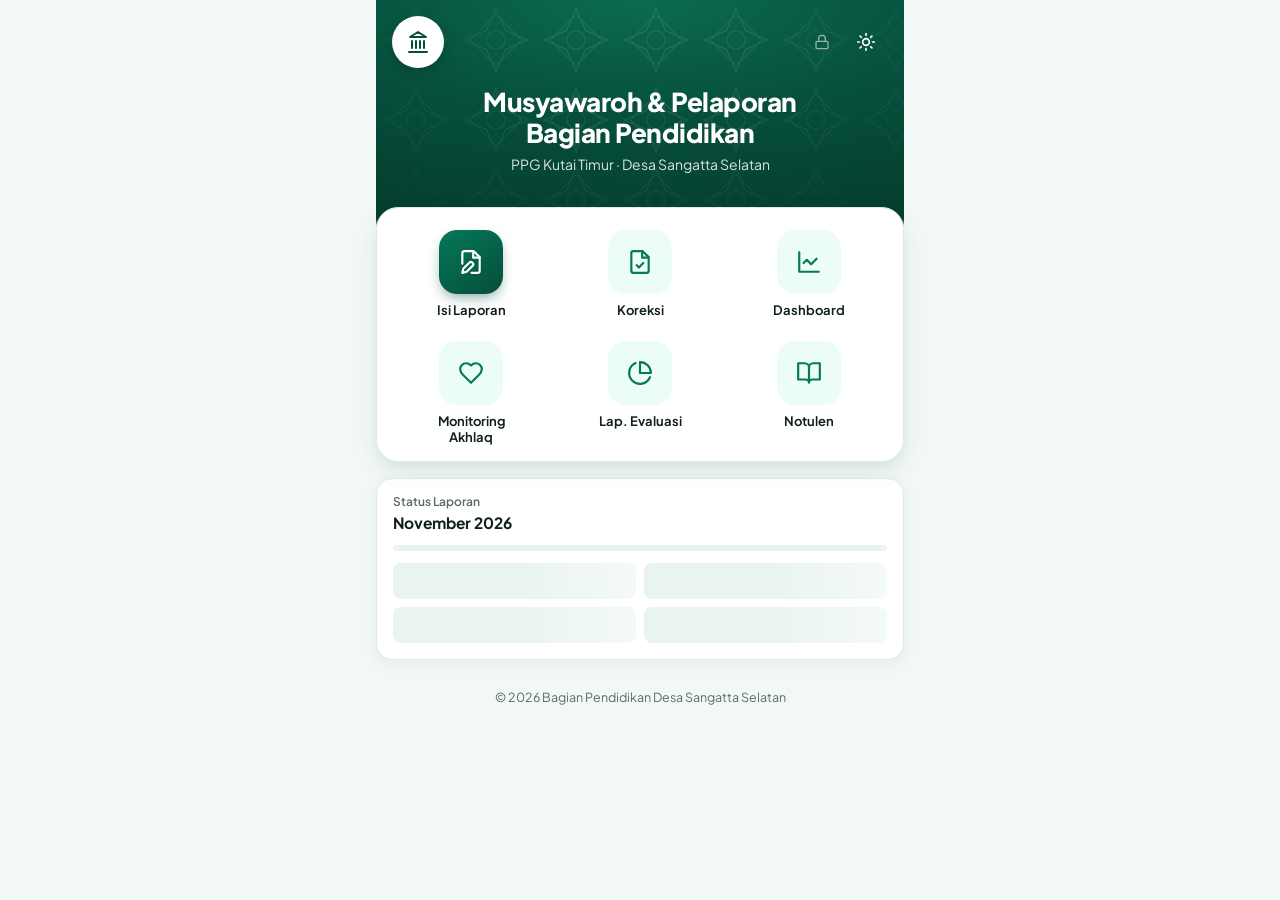
<file: index.html>
<!doctype html>
<html lang="id">
<head>
  <meta charset="utf-8">
  <meta name="viewport" content="width=device-width, initial-scale=1, viewport-fit=cover">
  <title>Laporan &amp; Evaluasi PPG Desa Sangatta Selatan</title>
  <meta name="description" content="Pelaporan bulanan, notulen, dan daftar hadir musyawaroh Bagian Pendidikan Desa Sangatta Selatan.">
  <meta name="theme-color" content="#064E3B">
  <!-- PWA: bisa diinstal di HP & laptop (v1.6) -->
  <link rel="manifest" href="manifest.webmanifest">
  <link rel="icon" type="image/png" sizes="32x32" href="icons/favicon-32.png">
  <link rel="apple-touch-icon" href="icons/apple-touch-icon.png">
  <meta name="mobile-web-app-capable" content="yes">
  <meta name="apple-mobile-web-app-capable" content="yes">
  <meta name="apple-mobile-web-app-title" content="PPG Desa SS">
  <meta name="apple-mobile-web-app-status-bar-style" content="black-translucent">

  <!-- Koneksi awal ke server agar permintaan pertama lebih cepat -->
  <link rel="preconnect" href="https://script.google.com">
  <link rel="preconnect" href="https://script.googleusercontent.com" crossorigin>
  <link rel="preconnect" href="https://fonts.googleapis.com">
  <link rel="preconnect" href="https://fonts.gstatic.com" crossorigin>
  <link rel="preconnect" href="https://cdnjs.cloudflare.com" crossorigin>
  <!-- Font dimuat tanpa memblok tampilan pertama (Prinsip 9) -->
  <link rel="preload" as="style" href="https://fonts.googleapis.com/css2?family=Plus+Jakarta+Sans:wght@400;500;600;700;800&display=swap">
  <link rel="stylesheet" href="https://fonts.googleapis.com/css2?family=Plus+Jakarta+Sans:wght@400;500;600;700;800&display=swap" media="print" onload="this.media='all'">
  <link rel="stylesheet" href="assets/css/style.css?v=1.7.3">

  <!-- Terapkan tema sebelum halaman digambar (tanpa kedipan) -->
  <script>
    (function () {
      try {
        var dark = localStorage.getItem('mp_theme') === 'dark';
        document.documentElement.setAttribute('data-theme', dark ? 'dark' : 'light');
        var bc = localStorage.getItem('mp_brand_css');   // warna utama pilihan admin (v1.4)
        if (bc) { var st = document.createElement('style'); st.id = 'brand-css'; st.textContent = bc; document.head.appendChild(st); }
      } catch (e) { document.documentElement.setAttribute('data-theme', 'light'); }
    })();
  </script>
</head>
<body>
  <div id="app">
    <div id="view" class="view">
      <div class="boot">
        <div class="boot-mark"></div>
        <div class="boot-text">Memuat aplikasi…</div>
      </div>
    </div>
  </div>
  <div id="toasts" aria-live="polite"></div>
  <div id="layer"></div>

  <noscript>
    <p style="padding:24px;font-family:sans-serif">Aplikasi ini membutuhkan JavaScript. Aktifkan JavaScript di browser Anda.</p>
  </noscript>

  <script src="config.js?v=1.7.3"></script>
  <script src="assets/js/core.js?v=1.7.3" defer></script>
  <script src="assets/js/schema.js?v=1.7.3" defer></script>
  <script src="assets/js/pdf.js?v=1.7.3" defer></script>
  <script src="assets/js/form.js?v=1.7.3" defer></script>
  <script src="assets/js/dash.js?v=1.7.3" defer></script>
  <script src="assets/js/public.js?v=1.7.3" defer></script>
  <script src="assets/js/notulen.js?v=1.7.3" defer></script>
  <script src="assets/js/monitoring.js?v=1.7.3" defer></script>
  <!-- Modul admin (admin, hadir, musyawaroh, pengaturan) dimuat otomatis saat #/admin dibuka -->
  <script src="assets/js/app.js?v=1.7.3" defer></script>
  <script src="pwa.js" defer></script>
</body>
</html>
</file>
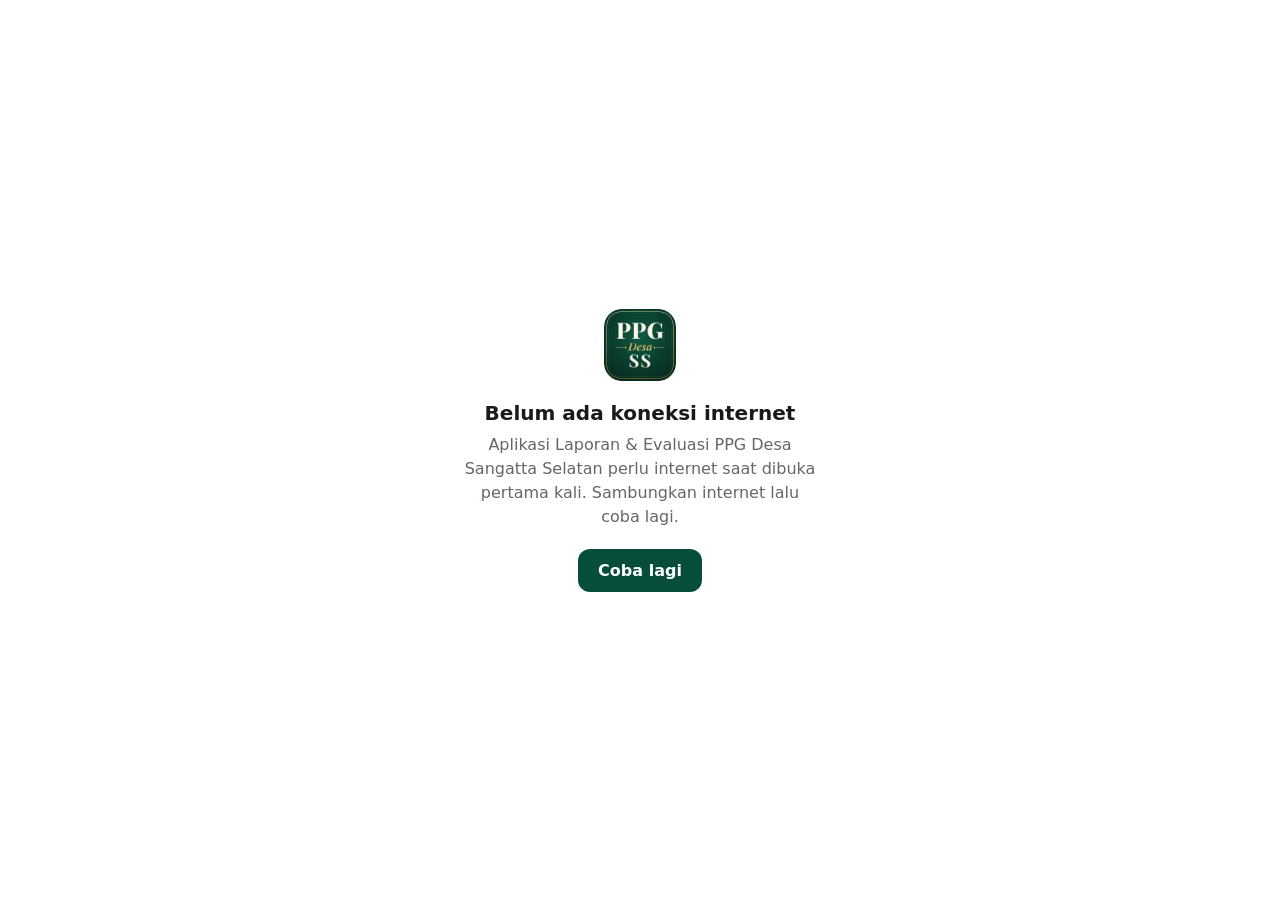
<file: offline.html>
<!DOCTYPE html>
<html lang="id">
<head>
  <meta charset="UTF-8">
  <meta name="viewport" content="width=device-width, initial-scale=1">
  <meta name="theme-color" content="#064E3B">
  <title>Sedang offline</title>
  <style>
    body { margin: 0; min-height: 100vh; display: grid; place-items: center; font-family: system-ui, sans-serif; background: #fff; color: #1c1917; text-align: center; padding: 24px; box-sizing: border-box; }
    .box { max-width: 360px; } h1 { font-size: 20px; margin: 16px 0 8px; } p { color: #6b6461; margin: 0 0 20px; line-height: 1.5; }
    button { font: inherit; font-weight: 700; padding: 12px 20px; border-radius: 12px; border: 0; background: #064E3B; color: #fff; cursor: pointer; }
    img { width: 72px; height: 72px; border-radius: 18px; }
  </style>
</head>
<body>
  <div class="box">
    <img src="icons/icon-192.png" alt="">
    <h1>Belum ada koneksi internet</h1>
    <p>Aplikasi Laporan & Evaluasi PPG Desa Sangatta Selatan perlu internet saat dibuka pertama kali. Sambungkan internet lalu coba lagi.</p>
    <button type="button" onclick="location.reload()">Coba lagi</button>
  </div>
</body>
</html>
</file>
<file: assets/css/style.css>
/* ==========================================================================
   Musyawaroh & Pelaporan Bagian Pendidikan — Stylesheet
   Sistem desain "Majlis Murabaa" (lihat DESIGN.md)
   ========================================================================== */

/* ---------- Token ---------- */
:root {
  /* warna merek (sama di tema terang & gelap) — diganti App.brand bila admin memilih warna lain */
  --b-deep: #064E3B; --b-mid: #047857; --b-mid2: #059669; --b-press: #065F46; --b-light: #0B6B4F; --b-dark: #053F30; --b-soft: #6EE7B7; --b-rgb: 6, 78, 59;
  --primary: #047857;
  --primary-press: #065F46;
  --primary-deep: #064E3B;
  --link: #047857;
  --on-primary: #ffffff;
  --tint: #ECFDF5;
  --tint-2: #D1FAE5;
  --gold: #C9A227;
  --gold-soft: #FDE68A;

  --bg: #F2F8F5;
  --surface: #FFFFFF;
  --surface-2: #F4FAF7;
  --surface-3: #E9F4EE;
  --border: #E2E8E5;
  --border-strong: #CFDAD4;
  --text: #0F1F1A;
  --muted: #5B6B65;
  --faint: #8A9993;

  --ok-bg: #D1FAE5;  --ok-fg: #065F46;
  --warn-bg: #FEF3C7; --warn-fg: #92400E; --warn-line: #FCD34D;
  --err: #BA1A1A;    --err-bg: #FFE4E1;

  --shadow: 0 4px 16px rgba(var(--b-rgb), .06);
  --shadow-up: 0 10px 24px -2px rgba(var(--b-rgb), .10), 0 4px 8px -2px rgba(var(--b-rgb), .05);
  --ring: 0 0 0 3px rgba(4, 120, 87, .16);

  --r-sm: 8px; --r-md: 12px; --r-lg: 16px; --r-xl: 24px;
  --sidebar: 256px;
  --font: 'Plus Jakarta Sans', system-ui, -apple-system, 'Segoe UI', Roboto, sans-serif;
  color-scheme: light;
}

:root[data-theme="dark"] {
  --primary: #059669;
  --primary-press: #047857;
  --primary-deep: #06382B;
  --link: #6EE7B7;
  --tint: #12302A;
  --tint-2: #17443A;
  --gold: #E0BC4A;
  --gold-soft: #5A4610;

  --bg: #0C1613;
  --surface: #13201C;
  --surface-2: #182823;
  --surface-3: #1D312A;
  --border: #263832;
  --border-strong: #34493F;
  --text: #E3F5ED;
  --muted: #9DB3AA;
  --faint: #6F857C;

  --ok-bg: #134E3A;  --ok-fg: #A7F3D0;
  --warn-bg: #46330C; --warn-fg: #FCD34D; --warn-line: #8A6A1A;
  --err: #FF8A80;    --err-bg: #3B1716;

  --shadow: 0 4px 16px rgba(0, 0, 0, .28);
  --shadow-up: 0 12px 28px -4px rgba(0, 0, 0, .45);
  --ring: 0 0 0 3px rgba(52, 211, 153, .25);
  color-scheme: dark;
}

/* ---------- Dasar ---------- */
*, *::before, *::after { box-sizing: border-box; }
html { -webkit-text-size-adjust: 100%; }
body {
  margin: 0; font-family: var(--font); font-size: 15px; line-height: 1.5;
  color: var(--text); background: var(--bg);
  -webkit-font-smoothing: antialiased; -webkit-tap-highlight-color: transparent;
}
h1, h2, h3, h4 { margin: 0; line-height: 1.25; letter-spacing: -.01em; }
p { margin: 0; }
a { color: var(--link); text-decoration: none; }
button, input, select, textarea { font: inherit; color: inherit; }
button { cursor: pointer; }
img { max-width: 100%; display: block; }
.num, .tnum { font-variant-numeric: tabular-nums; font-feature-settings: "tnum" 1; }
.hidden { display: none !important; }
.sr { position: absolute; width: 1px; height: 1px; overflow: hidden; clip: rect(0 0 0 0); }
:focus-visible { outline: 2px solid var(--primary); outline-offset: 2px; }
.ico { width: 20px; height: 20px; flex: none; stroke: currentColor; fill: none; stroke-width: 2; stroke-linecap: round; stroke-linejoin: round; }
.ico.sm { width: 16px; height: 16px; }
.ico.lg { width: 24px; height: 24px; }
.muted { color: var(--muted); }
.faint { color: var(--faint); }
.gap-sm > * + * { margin-top: 8px; }
.stack > * + * { margin-top: 16px; }
.stack-lg > * + * { margin-top: 24px; }
.row { display: flex; align-items: center; gap: 12px; }
.row.wrap { flex-wrap: wrap; }
.row.between { justify-content: space-between; }
.grow { flex: 1; min-width: 0; }
.ellipsis { white-space: nowrap; overflow: hidden; text-overflow: ellipsis; }

/* ---------- Boot ---------- */
.boot { min-height: 100vh; display: grid; place-content: center; justify-items: center; gap: 14px; color: var(--muted); }
.boot-mark { width: 44px; height: 44px; border-radius: 14px; background: var(--primary-deep); position: relative; overflow: hidden; }
.boot-mark::after { content: ""; position: absolute; inset: 0; background: linear-gradient(110deg, transparent 30%, rgba(255,255,255,.35) 50%, transparent 70%); animation: shimmer 1.1s infinite; }
@keyframes shimmer { from { transform: translateX(-100%); } to { transform: translateX(100%); } }

/* ---------- Tampilan halaman ---------- */
.view { min-height: 100vh; }
.page { animation: pageIn .16s ease-out; }
@keyframes pageIn { from { opacity: 0; transform: translateY(4px); } to { opacity: 1; transform: none; } }
@media (prefers-reduced-motion: reduce) { .page, .toast, .modal, .sheet { animation: none !important; } }

.pub { max-width: 560px; margin: 0 auto; padding: 0 16px 120px; }
@media (max-width: 359px) { .pub { padding: 0 12px 120px; } }

/* ---------- Bar atas halaman publik ---------- */
.topbar {
  position: sticky; top: 0; z-index: 20; display: flex; align-items: center; gap: 8px;
  padding: 10px 4px; margin: 0 -4px 8px; background: color-mix(in srgb, var(--bg) 88%, transparent);
  backdrop-filter: saturate(160%) blur(10px); -webkit-backdrop-filter: saturate(160%) blur(10px);
}
.topbar .title { flex: 1; min-width: 0; }
.topbar .title h1 { font-size: 18px; font-weight: 700; white-space: nowrap; overflow: hidden; text-overflow: ellipsis; }
.topbar .title p { font-size: 12px; color: var(--muted); }

/* ---------- Tombol ---------- */
.btn {
  display: inline-flex; align-items: center; justify-content: center; gap: 8px;
  min-height: 48px; padding: 0 18px; border-radius: var(--r-md); border: 1.5px solid transparent;
  font-weight: 650; font-size: 15px; letter-spacing: .005em; white-space: nowrap;
  background: var(--surface); color: var(--text); transition: background .12s, border-color .12s, transform .06s, opacity .12s;
  user-select: none; -webkit-user-select: none; text-decoration: none;
}
.btn:active { transform: scale(.98); }
.btn[disabled] { opacity: .5; pointer-events: none; }
.btn-primary { background: var(--primary); color: var(--on-primary); }
.btn-primary:hover { background: var(--primary-press); }
.btn-deep { background: var(--primary-deep); color: #fff; }
.btn-outline { border-color: var(--primary); color: var(--link); background: transparent; }
.btn-outline:hover { background: var(--tint); }
.btn-ghost { background: transparent; color: var(--link); }
.btn-ghost:hover { background: var(--tint); }
.btn-soft { background: var(--surface-2); border-color: var(--border); }
.btn-soft:hover { background: var(--surface-3); }
.btn-danger { background: transparent; color: var(--err); border-color: color-mix(in srgb, var(--err) 45%, transparent); }
.btn-danger:hover { background: var(--err-bg); }
.btn-danger-solid { background: var(--err); color: #fff; }
.btn-sm { min-height: 40px; padding: 0 14px; font-size: 14px; border-radius: 10px; }
.btn-xs { min-height: 32px; padding: 0 10px; font-size: 13px; border-radius: 8px; gap: 6px; }
.btn-block { width: 100%; }
.btn.busy { position: relative; color: transparent !important; pointer-events: none; }
.btn.busy::after { content: ""; position: absolute; width: 18px; height: 18px; border-radius: 50%; border: 2.5px solid currentColor; border-color: rgba(255,255,255,.9) rgba(255,255,255,.9) rgba(255,255,255,.25) rgba(255,255,255,.25); animation: spin .7s linear infinite; }
.btn-outline.busy::after, .btn-soft.busy::after, .btn-ghost.busy::after, .btn-danger.busy::after { border-color: var(--primary) var(--primary) transparent transparent; }
@keyframes spin { to { transform: rotate(360deg); } }
.icon-btn {
  width: 44px; height: 44px; flex: none; display: inline-grid; place-items: center; border-radius: 12px;
  border: 0; background: transparent; color: var(--text); transition: background .12s;
}
.icon-btn:hover { background: var(--surface-3); }
.icon-btn.round { border-radius: 50%; }
.icon-btn.light { color: #fff; }
.icon-btn.light:hover { background: rgba(255,255,255,.12); }
.icon-btn.solid { background: var(--surface); box-shadow: var(--shadow); border: 1px solid var(--border); }

/* ---------- Kartu ---------- */
.card { background: var(--surface); border: 1px solid var(--border); border-radius: var(--r-lg); box-shadow: var(--shadow); padding: 16px; }
.card.lg { padding: 24px; }
.card.flat { box-shadow: none; }
.card.accent { border-left: 3px solid var(--primary); }
.card-title { display: flex; align-items: center; gap: 10px; font-size: 16px; font-weight: 700; }
.card-sub { font-size: 13px; color: var(--muted); margin-top: 2px; }
.card-head { display: flex; align-items: flex-start; justify-content: space-between; gap: 12px; margin-bottom: 14px; }
.section-label { font-size: 11px; font-weight: 700; letter-spacing: .08em; text-transform: uppercase; color: var(--muted); }
.ico-tile { width: 44px; height: 44px; border-radius: 12px; display: grid; place-items: center; background: var(--tint); color: var(--link); flex: none; }
.ico-tile.sm { width: 36px; height: 36px; border-radius: 10px; }
.divider { height: 1px; background: var(--border); margin: 16px 0; border: 0; }

/* ---------- Lencana & chip ---------- */
.badge {
  display: inline-flex; align-items: center; gap: 6px; padding: 4px 10px; border-radius: 999px;
  font-size: 12px; font-weight: 650; letter-spacing: .02em; white-space: nowrap; line-height: 1.3;
  background: var(--surface-3); color: var(--muted);
}
.badge.ok { background: var(--ok-bg); color: var(--ok-fg); }
.badge.warn { background: var(--warn-bg); color: var(--warn-fg); }
.badge.err { background: var(--err-bg); color: var(--err); }
.badge.gold { background: transparent; color: var(--gold); border: 1px solid color-mix(in srgb, var(--gold) 55%, transparent); }
.badge.deep { background: rgba(255,255,255,.14); color: #fff; }
.badge .dot { width: 6px; height: 6px; border-radius: 50%; background: currentColor; }
.chips { display: flex; gap: 8px; flex-wrap: wrap; }
.chip {
  min-height: 36px; padding: 0 14px; border-radius: 999px; border: 1px solid var(--border);
  background: var(--surface); color: var(--muted); font-weight: 600; font-size: 13px; display: inline-flex; align-items: center; gap: 6px;
}
.chip.on { background: var(--primary); border-color: var(--primary); color: #fff; }
.chip .n { opacity: .8; font-variant-numeric: tabular-nums; }

/* ---------- Formulir ---------- */
.field { display: block; }
.field + .field, .field + .fields, .fields + .field, .fields + .fields { margin-top: 18px; }
.field > label, .label { display: block; font-size: 13px; font-weight: 650; margin-bottom: 6px; letter-spacing: .01em; }
.req { color: var(--err); }
.input, .select, .textarea {
  width: 100%; min-height: 48px; padding: 12px 14px; border: 1px solid var(--border); border-radius: var(--r-sm);
  background: var(--surface); outline: none; transition: border-color .12s, box-shadow .12s; font-size: 16px;
}
.input.tinted, .select.tinted { background: var(--surface-2); }
.textarea { min-height: 84px; resize: vertical; line-height: 1.45; }
.input:focus, .select:focus, .textarea:focus { border-color: var(--primary); box-shadow: var(--ring); }
.select { appearance: none; -webkit-appearance: none; padding-right: 40px; background-image: url("data:image/svg+xml,%3Csvg xmlns='http://www.w3.org/2000/svg' width='20' height='20' viewBox='0 0 24 24' fill='none' stroke='%235B6B65' stroke-width='2' stroke-linecap='round' stroke-linejoin='round'%3E%3Cpath d='m6 9 6 6 6-6'/%3E%3C/svg%3E"); background-repeat: no-repeat; background-position: right 12px center; }
.input-wrap { position: relative; display: flex; align-items: stretch; }
.input-wrap .input { padding-right: 76px; }
.suffix { position: absolute; right: 14px; top: 50%; transform: translateY(-50%); color: var(--muted); font-weight: 600; font-size: 14px; pointer-events: none; }
.input.big { font-size: 22px; font-weight: 700; font-variant-numeric: tabular-nums; }
.help { font-size: 12.5px; color: var(--muted); margin-top: 6px; display: flex; gap: 6px; align-items: flex-start; }
.err-msg { font-size: 12.5px; color: var(--err); margin-top: 6px; display: flex; gap: 6px; align-items: center; font-weight: 600; }
.field.invalid > label { color: var(--err); }
.field.invalid .input, .field.invalid .select, .field.invalid .textarea { border-color: var(--err); background: var(--err-bg); }
.fields { display: grid; grid-template-columns: 1fr 1fr; gap: 12px; }
.fields > .field + .field { margin-top: 0; }
.sub-panel { margin-top: 12px; padding: 14px; border-radius: var(--r-md); background: var(--surface-2); border: 1px solid var(--border); }

.seg { display: grid; grid-auto-flow: column; grid-auto-columns: 1fr; gap: 4px; padding: 4px; border-radius: 12px; background: var(--surface-3); }
.seg button { min-height: 44px; border: 0; border-radius: 9px; background: transparent; font-weight: 650; color: var(--muted); }
.seg button.on { background: var(--primary-deep); color: #fff; box-shadow: var(--shadow); }
:root[data-theme="dark"] .seg button.on { background: var(--primary); }
.field.invalid .seg { box-shadow: 0 0 0 1.5px var(--err); }

.radio-list { display: grid; gap: 8px; }
.radio-card {
  display: flex; gap: 12px; align-items: flex-start; padding: 14px; min-height: 56px; border-radius: var(--r-md);
  border: 1px solid var(--border); background: var(--surface); text-align: left; width: 100%;
}
.radio-card .dot { width: 20px; height: 20px; margin-top: 1px; border-radius: 50%; border: 1.5px solid var(--border-strong); flex: none; display: grid; place-items: center; background: var(--surface); }
.radio-card.on { background: var(--tint); border-color: color-mix(in srgb, var(--primary) 40%, var(--border)); }
.radio-card.on .dot { border-color: var(--primary); background: var(--primary); box-shadow: inset 0 0 0 4px var(--surface); }
.radio-card b { display: block; font-weight: 650; }
.radio-card small { color: var(--muted); font-size: 12.5px; }
.field.invalid .radio-card { border-color: var(--err); }

.check { display: inline-flex; align-items: center; gap: 10px; min-height: 44px; cursor: pointer; user-select: none; }
.check input { width: 20px; height: 20px; accent-color: var(--primary); margin: 0; }
.switch { position: relative; width: 44px; height: 26px; flex: none; }
.switch input { appearance: none; -webkit-appearance: none; width: 44px; height: 26px; border-radius: 999px; background: var(--border-strong); margin: 0; cursor: pointer; transition: background .15s; }
.switch input::after { content: ""; position: absolute; top: 3px; left: 3px; width: 20px; height: 20px; border-radius: 50%; background: #fff; transition: transform .15s; box-shadow: 0 1px 3px rgba(0,0,0,.25); }
.switch input:checked { background: var(--primary); }
.switch input:checked::after { transform: translateX(18px); }

/* ---------- Pemberitahuan ---------- */
.notice { display: flex; gap: 12px; padding: 14px; border-radius: var(--r-md); background: var(--tint); color: var(--ok-fg); font-size: 13.5px; align-items: flex-start; }
.notice.warn { background: var(--warn-bg); color: var(--warn-fg); border: 1px solid var(--warn-line); }
.notice.err { background: var(--err-bg); color: var(--err); }
.notice.info { background: var(--surface-2); color: var(--muted); border: 1px solid var(--border); }
.notice b { display: block; margin-bottom: 2px; }
.notice .btn { margin-top: 10px; }

/* ---------- Statistik ---------- */
.stats { display: grid; grid-template-columns: repeat(2, 1fr); gap: 12px; }
.stat { background: var(--surface); border: 1px solid var(--border); border-radius: var(--r-lg); padding: 14px; box-shadow: var(--shadow); }
.stat .lbl { font-size: 11px; font-weight: 700; letter-spacing: .06em; text-transform: uppercase; color: var(--muted); display: flex; align-items: center; justify-content: space-between; gap: 6px; }
.stat .val { font-size: 26px; font-weight: 800; letter-spacing: -.02em; font-variant-numeric: tabular-nums; margin-top: 6px; }
.stat .val small { font-size: 13px; font-weight: 600; color: var(--muted); margin-left: 4px; letter-spacing: 0; }
.stat .sub { font-size: 12px; color: var(--muted); margin-top: 2px; }
.stat-hero {
  position: relative; overflow: hidden; border-radius: var(--r-lg); padding: 20px; color: #fff;
  background: linear-gradient(135deg, var(--b-deep) 0%, var(--b-press) 60%, var(--b-mid) 100%); box-shadow: var(--shadow-up);
  border-top: 3px solid var(--gold);
}
.stat-hero .lbl { font-size: 12px; font-weight: 700; letter-spacing: .08em; text-transform: uppercase; opacity: .9; }
.stat-hero .val { font-size: 40px; font-weight: 800; letter-spacing: -.03em; font-variant-numeric: tabular-nums; margin-top: 8px; line-height: 1; }
.stat-hero .val small { font-size: 16px; font-weight: 600; opacity: .85; margin-left: 6px; }
.stat-hero .sub { font-size: 13px; opacity: .85; margin-top: 4px; }
.stat-hero .breakdown { margin-top: 14px; padding: 10px 12px; border-radius: 10px; background: rgba(255,255,255,.1); font-size: 13px; display: flex; flex-wrap: wrap; gap: 4px 12px; }
.stat-hero .breakdown b { font-variant-numeric: tabular-nums; }
.stat-hero::after { content: ""; position: absolute; right: -40px; bottom: -60px; width: 180px; height: 180px; border-radius: 50%; border: 22px solid rgba(255,255,255,.05); }

/* ---------- Daftar status ---------- */
.list { display: grid; }
.list-row { display: flex; align-items: center; gap: 12px; min-height: 60px; padding: 10px 12px; border-radius: 12px; }
.list-row + .list-row { margin-top: 4px; }
.list-row .ico-circle { width: 32px; height: 32px; border-radius: 50%; display: grid; place-items: center; flex: none; color: var(--link); }
.list-row.pending { background: var(--warn-bg); }
.list-row.pending .ico-circle { color: var(--warn-fg); }
.list-row.done { background: var(--surface-2); }
.list-row .t { font-weight: 650; }
.list-row .s { font-size: 12.5px; color: var(--muted); }
.list-row.pending .s { color: var(--warn-fg); }

/* ---------- Toast ---------- */
#toasts { position: fixed; z-index: 100; left: 50%; bottom: calc(16px + env(safe-area-inset-bottom)); transform: translateX(-50%); display: grid; gap: 8px; width: min(440px, calc(100% - 24px)); pointer-events: none; }
.has-bottombar #toasts { bottom: calc(92px + env(safe-area-inset-bottom)); }
.toast { pointer-events: auto; display: flex; align-items: center; gap: 10px; padding: 12px 14px; border-radius: 12px; background: #0F1F1A; color: #fff; box-shadow: var(--shadow-up); font-size: 14px; font-weight: 550; animation: toastIn .18s ease-out; }
.toast.ok .ico { color: #6EE7B7; }
.toast.err { background: #7F1D1D; }
.toast.warn .ico { color: #FCD34D; }
.toast .act { margin-left: auto; color: #6EE7B7; font-weight: 700; background: none; border: 0; padding: 4px; }
@keyframes toastIn { from { opacity: 0; transform: translateY(8px); } to { opacity: 1; transform: none; } }

/* ---------- Modal & lembar bawah ---------- */
.backdrop { position: fixed; inset: 0; z-index: 80; background: rgba(6, 30, 23, .45); display: flex; align-items: flex-end; justify-content: center; animation: fadeIn .14s; }
@media (min-width: 640px) { .backdrop { align-items: center; padding: 24px; } }
@keyframes fadeIn { from { opacity: 0; } }
.modal {
  width: 100%; max-width: 520px; max-height: 92vh; overflow: auto; background: var(--surface); border-radius: 20px 20px 0 0;
  box-shadow: var(--shadow-up); padding: 20px 20px calc(20px + env(safe-area-inset-bottom)); animation: sheetIn .2s cubic-bezier(.2,.8,.2,1);
}
.modal.wide { max-width: 720px; }
@media (min-width: 640px) { .modal { border-radius: 20px; animation: popIn .16s ease-out; } }
@keyframes sheetIn { from { transform: translateY(40px); opacity: 0; } }
@keyframes popIn { from { transform: scale(.97); opacity: 0; } }
.modal-head { display: flex; align-items: flex-start; gap: 12px; margin-bottom: 16px; }
.modal-head h3 { font-size: 18px; font-weight: 700; flex: 1; }
.modal-foot { display: flex; gap: 10px; margin-top: 20px; justify-content: flex-end; flex-wrap: wrap; }
.modal-foot .btn { flex: 1 1 auto; }
@media (min-width: 640px) { .modal-foot .btn { flex: 0 0 auto; } }
.grabber { width: 40px; height: 4px; border-radius: 4px; background: var(--border-strong); margin: -8px auto 12px; }
@media (min-width: 640px) { .grabber { display: none; } }

/* ---------- Overlay memuat (hanya untuk kirim laporan) ---------- */
.overlay { position: fixed; inset: 0; z-index: 90; display: grid; place-items: center; background: color-mix(in srgb, var(--bg) 75%, transparent); backdrop-filter: blur(4px); animation: fadeIn .15s; }
.overlay .box { background: var(--surface); border: 1px solid var(--border); border-radius: 18px; padding: 24px 28px; box-shadow: var(--shadow-up); display: grid; justify-items: center; gap: 12px; min-width: 240px; text-align: center; }
.spinner { width: 34px; height: 34px; border-radius: 50%; border: 3px solid var(--tint-2); border-top-color: var(--primary); animation: spin .7s linear infinite; }
.skeleton { background: linear-gradient(90deg, var(--surface-3) 25%, var(--surface-2) 50%, var(--surface-3) 75%); background-size: 200% 100%; animation: skel 1.2s infinite; border-radius: 8px; }
@keyframes skel { from { background-position: 200% 0; } to { background-position: -200% 0; } }

/* ==========================================================================
   BERANDA
   ========================================================================== */
.hero {
  position: relative; overflow: hidden; color: #fff; text-align: center;
  background: radial-gradient(120% 90% at 50% 0%, var(--b-light) 0%, var(--b-deep) 55%, var(--b-dark) 100%);
  padding: calc(16px + env(safe-area-inset-top)) 16px 72px; margin: 0 -16px;
}
@media (min-width: 592px) { .hero { margin: 0; border-radius: 0 0 28px 28px; } }
.hero .pattern { position: absolute; inset: 0; opacity: .09; pointer-events: none; background-image: url("data:image/svg+xml,%3Csvg xmlns='http://www.w3.org/2000/svg' width='80' height='80' viewBox='0 0 80 80'%3E%3Cg fill='none' stroke='%23fff' stroke-width='1.2'%3E%3Cpath d='M40 8l9.4 22.6L72 40l-22.6 9.4L40 72l-9.4-22.6L8 40l22.6-9.4z'/%3E%3Crect x='22' y='22' width='36' height='36' transform='rotate(45 40 40)'/%3E%3Ccircle cx='40' cy='40' r='9'/%3E%3C/g%3E%3C/svg%3E"); background-size: 80px 80px; mask-image: radial-gradient(70% 80% at 50% 30%, #000 30%, transparent 100%); -webkit-mask-image: radial-gradient(70% 80% at 50% 30%, #000 30%, transparent 100%); }
.hero .bar { position: relative; display: flex; justify-content: space-between; align-items: center; }
.hero .bar .right { display: flex; gap: 4px; align-items: center; }
.logo-circle { width: 52px; height: 52px; border-radius: 50%; background: #fff; display: grid; place-items: center; color: var(--primary-deep); overflow: hidden; flex: none; box-shadow: 0 4px 14px rgba(0,0,0,.18); }
.logo-circle img { width: 100%; height: 100%; object-fit: contain; padding: 5px; }
.logo-circle.sm { width: 40px; height: 40px; }
.hero h1 { position: relative; margin-top: 18px; font-size: 26px; font-weight: 800; letter-spacing: -.02em; line-height: 1.2; text-wrap: balance; }
.hero p { position: relative; margin-top: 6px; opacity: .85; font-size: 14px; }
.home-period { position: relative; margin-top: -44px; display: flex; align-items: center; gap: 12px; flex-wrap: wrap; }
.home-period .when { flex: 1; min-width: 150px; display: flex; gap: 12px; align-items: center; }
.home-period .when small { display: block; color: var(--muted); font-size: 12.5px; }
.home-period .when b { font-size: 16px; }
.tiles { display: grid; grid-template-columns: 1fr 1fr; gap: 12px; margin-top: 16px; }
.tile {
  position: relative; min-height: 158px; padding: 18px; border-radius: var(--r-lg); background: var(--surface);
  border: 1px solid var(--border); box-shadow: var(--shadow); text-align: left; display: flex; flex-direction: column; color: var(--text);
  transition: transform .08s, box-shadow .15s;
}
.tile:active { transform: scale(.985); }
.tile:hover { box-shadow: var(--shadow-up); }
.tile .ico-tile { width: 48px; height: 48px; border-radius: 50%; }
.tile .go { position: absolute; top: 22px; right: 18px; color: var(--muted); }
.tile h3 { margin-top: auto; font-size: 20px; font-weight: 750; letter-spacing: -.02em; }
.tile p { font-size: 13px; color: var(--muted); margin-top: 2px; }
.tile.primary { background: var(--primary); border-color: var(--primary); color: #fff; }
.tile.primary .ico-tile { background: rgba(255,255,255,.16); color: #fff; }
.tile.primary .go, .tile.primary p { color: rgba(255,255,255,.85); }
.home-foot { text-align: center; margin-top: 28px; }
.home-foot .admin-link { display: inline-flex; align-items: center; gap: 8px; min-height: 44px; padding: 0 14px; font-weight: 650; color: var(--link); border-radius: 10px; }
.home-foot .admin-link:hover { background: var(--tint); }
.home-foot p { font-size: 12.5px; color: var(--muted); margin-top: 8px; }

/* ==========================================================================
   FORMULIR LAPORAN BERTAHAP
   ========================================================================== */
.stepper { position: sticky; top: 64px; z-index: 15; padding: 12px 14px; }
.stepper .meta { display: flex; justify-content: space-between; font-size: 11px; font-weight: 700; letter-spacing: .06em; text-transform: uppercase; color: var(--link); }
.progress { height: 6px; border-radius: 6px; background: var(--surface-3); overflow: hidden; margin-top: 8px; }
.progress > i { display: block; height: 100%; background: var(--primary); border-radius: 6px; transition: width .25s ease; }
.steps-scroll { display: flex; gap: 6px; overflow-x: auto; margin: 10px -14px -4px; padding: 0 14px 4px; scrollbar-width: none; scroll-behavior: smooth; }
.steps-scroll::-webkit-scrollbar { display: none; }
.step-chip { flex: none; min-height: 34px; padding: 0 12px; border-radius: 999px; border: 0; background: transparent; color: var(--muted); font-weight: 600; font-size: 13px; display: inline-flex; align-items: center; gap: 6px; }
.step-chip.on { background: var(--primary-deep); color: #fff; }
:root[data-theme="dark"] .step-chip.on { background: var(--primary); }
.step-chip.done { color: var(--link); }
.step-chip.bad { color: var(--err); }
.autosave { display: flex; align-items: center; gap: 8px; font-size: 12.5px; color: var(--ok-fg); background: var(--tint); border-radius: 10px; padding: 8px 12px; margin-top: 12px; }
.autosave .t { margin-left: auto; font-variant-numeric: tabular-nums; opacity: .8; }
.form-section h2 { font-size: 18px; font-weight: 750; letter-spacing: .01em; text-transform: uppercase; }
.form-section .sec-sub { font-size: 13px; color: var(--muted); margin: 2px 0 18px; }
.next-hint { margin-top: 16px; font-size: 12.5px; color: var(--link); text-align: center; background: var(--tint); border-radius: 12px; padding: 12px; }
.action-bar {
  position: fixed; left: 0; right: 0; bottom: 0; z-index: 30; background: var(--surface); border-top: 1px solid var(--border);
  box-shadow: 0 -6px 20px rgba(var(--b-rgb),.06); padding: 8px 16px calc(10px + env(safe-area-inset-bottom));
}
.action-bar .inner { max-width: 560px; margin: 0 auto; }
.action-bar .meta { display: flex; justify-content: space-between; font-size: 11.5px; color: var(--muted); margin-bottom: 6px; }
.action-bar .meta .saved { color: var(--link); font-weight: 600; display: inline-flex; align-items: center; gap: 4px; }
.action-bar .meta .saved::before { content: ""; width: 6px; height: 6px; border-radius: 50%; background: currentColor; }
.action-bar .btns { display: grid; grid-template-columns: auto 1fr 1.3fr; gap: 8px; }
.action-bar .btns.two { grid-template-columns: 1fr 1.4fr; }
.with-actionbar #toasts { bottom: calc(110px + env(safe-area-inset-bottom)); }

/* Pratinjau */
.kv { display: grid; grid-template-columns: minmax(120px, 42%) 1fr; gap: 0; font-size: 14px; }
.kv > div { padding: 9px 0; border-bottom: 1px dashed var(--border); }
.kv > .k { color: var(--muted); padding-right: 12px; }
.kv > .v { font-weight: 600; white-space: pre-wrap; word-break: break-word; }
.kv > .v.empty { color: var(--faint); font-weight: 500; }
.preview-sec + .preview-sec { margin-top: 12px; }
.preview-sec .card-head { margin-bottom: 4px; }

/* Sukses */
.success { text-align: center; padding-top: 24px; }
.success .mark { width: 76px; height: 76px; margin: 0 auto; border-radius: 50%; background: var(--ok-bg); color: var(--ok-fg); display: grid; place-items: center; animation: popIn .3s ease-out; }
.success .mark .ico { width: 40px; height: 40px; stroke-width: 2.5; }
.success h2 { font-size: 20px; margin-top: 16px; }
.success .thanks { color: var(--link); font-weight: 650; margin-top: 6px; }
.kode-box { margin-top: 20px; border: 2px dashed color-mix(in srgb, var(--gold) 70%, transparent); background: color-mix(in srgb, var(--gold-soft) 22%, var(--surface)); border-radius: var(--r-lg); padding: 18px; }
.kode-box .lbl { font-size: 11.5px; font-weight: 700; letter-spacing: .1em; text-transform: uppercase; color: var(--muted); }
.kode { font-size: 38px; font-weight: 800; letter-spacing: .22em; font-family: ui-monospace, 'SF Mono', Menlo, Consolas, monospace; margin: 8px 0 4px; padding-left: .22em; }
.kode-input { text-transform: uppercase; letter-spacing: .3em; font-family: ui-monospace, Menlo, Consolas, monospace; font-weight: 800; font-size: 22px; text-align: center; }

/* ==========================================================================
   NOTULEN
   ========================================================================== */
.paper { background: #FFFEFB; color: #1F2937; border: 1px solid #E8E2D3; border-radius: var(--r-lg); padding: 20px; box-shadow: var(--shadow); }
:root[data-theme="dark"] .paper { box-shadow: none; }
.paper .ph { display: flex; justify-content: space-between; gap: 12px; flex-wrap: wrap; align-items: baseline; padding-bottom: 10px; border-bottom: 2px solid var(--b-deep); margin-bottom: 12px; }
.paper .ph b { font-size: 16px; color: var(--b-deep); }
.paper .ph span { font-size: 13px; color: #6B7280; }
.paper .doc-body { word-break: break-word; }

/* Dokumen notulen (editor, tampilan baca, dan penata PDF memakai gaya yang sama) */
.doc-body { font-family: Arial, Helvetica, sans-serif; font-size: 11pt; line-height: 1.15; color: #000; text-align: left; }
.doc-body p, .doc-body div { margin: 0; }
.doc-body h1 { font-size: 20pt; font-weight: 400; margin: 14pt 0 6pt; line-height: 1.2; }
.doc-body h2 { font-size: 16pt; font-weight: 400; margin: 12pt 0 4pt; line-height: 1.2; }
.doc-body h3 { font-size: 14pt; font-weight: 400; color: #434343; margin: 10pt 0 4pt; line-height: 1.2; }
.doc-body h1:first-child, .doc-body h2:first-child, .doc-body h3:first-child { margin-top: 0; }
.doc-body ol, .doc-body ul { margin: 0; padding-left: 36px; }
.doc-body li { margin: 0; padding-left: 4px; }
.doc-body li > p { margin: 0; }
.doc-body blockquote { margin: 0 0 0 36px; padding: 0; border: 0; }
.doc-body a { color: #1155CC; text-decoration: underline; }
.doc-body hr { border: 0; border-top: 1px solid #C9C9C9; margin: 10px 0; }
.doc-body img { max-width: 100%; height: auto; display: inline-block; vertical-align: bottom; }
.doc-body ul.checklist { list-style: none; }
.doc-body ul.checklist > li { position: relative; }
.doc-body ul.checklist > li::before { content: ""; position: absolute; left: -26px; top: .18em; width: .95em; height: .95em; border: 1.5px solid #5F6368; border-radius: 3px; background: #fff; box-sizing: border-box; cursor: pointer; }
.doc-body ul.checklist > li[data-checked="1"]::before { background: #1A73E8 url("data:image/svg+xml,%3Csvg xmlns='http://www.w3.org/2000/svg' viewBox='0 0 24 24'%3E%3Cpath fill='none' stroke='%23fff' stroke-width='3.4' d='M5 12.5l4.5 4.5L19 7.5'/%3E%3C/svg%3E") center/90% no-repeat; border-color: #1A73E8; }
.doc-body ul.checklist.coret > li[data-checked="1"] { text-decoration: line-through; color: #80868B; }
.doc-render { background: #fff; }

.sesi-item { display: flex; align-items: center; gap: 12px; padding: 12px; border-radius: 12px; border: 1px solid var(--border); background: var(--surface); }
.sesi-item + .sesi-item { margin-top: 8px; }
.sesi-item.on { border-color: color-mix(in srgb, var(--primary) 50%, var(--border)); background: var(--tint); }
.sesi-item .meta { font-size: 12.5px; color: var(--muted); }

.editor-wrap { position: relative; }

/* ── Editor gaya Google Dokumen ── */
.gdoc-shell { position: relative; margin-top: 16px; border: 1px solid var(--border); border-radius: 14px; overflow: clip; background: #F8F9FA; }
:root[data-theme="dark"] .gdoc-shell { background: #1B1F1E; }
.gdoc-tb { position: sticky; top: 64px; z-index: 6; display: flex; align-items: center; gap: 2px; padding: 6px 8px; background: #EDF2FA; border-bottom: 1px solid #DADCE0; overflow-x: auto; scrollbar-width: thin; color: #444746; }
:root[data-theme="dark"] .gdoc-tb { background: #23302C; border-color: var(--border); color: #D7E4DE; }
.gdoc-tb .tb { flex: none; height: 32px; min-width: 30px; padding: 0 5px; border: 0; border-radius: 6px; background: transparent; color: inherit; display: inline-grid; place-items: center; cursor: pointer; }
.gdoc-tb .tb.wide { display: inline-flex; align-items: center; gap: 0; padding: 0 2px 0 5px; }
.gdoc-tb .tb.wide svg + svg { width: 16px; }
.gdoc-tb .tb:hover { background: rgba(68,71,70,.09); }
:root[data-theme="dark"] .gdoc-tb .tb:hover { background: rgba(255,255,255,.08); }
.gdoc-tb .tb.on { background: #D3E3FD; color: #041E49; }
:root[data-theme="dark"] .gdoc-tb .tb.on { background: #2F5A4E; color: #fff; }
.gdoc-tb .tb[disabled] { opacity: .38; cursor: default; }
.gdoc-tb .tb-split { display: inline-flex; flex: none; }
.gdoc-tb .tb.caret { min-width: 16px; width: 18px; padding: 0; }
.gdoc-tb .tb.caret svg { width: 16px; }
.gdoc-tb .tb-sep { flex: none; width: 1px; height: 20px; background: #C7C7C7; margin: 0 5px; }
:root[data-theme="dark"] .gdoc-tb .tb-sep { background: var(--border-strong); }
.gdoc-tb .tb-sel { flex: none; height: 32px; border: 0; border-radius: 6px; background: transparent; color: inherit; font: inherit; font-size: 14px; padding: 0 22px 0 8px; cursor: pointer; appearance: none; -webkit-appearance: none;
  background-image: url("data:image/svg+xml,%3Csvg xmlns='http://www.w3.org/2000/svg' viewBox='0 0 24 24'%3E%3Cpath fill='%23444746' d='M7 10l5 5 5-5z'/%3E%3C/svg%3E"); background-repeat: no-repeat; background-position: right 2px center; background-size: 18px; }
:root[data-theme="dark"] .gdoc-tb .tb-sel { background-image: url("data:image/svg+xml,%3Csvg xmlns='http://www.w3.org/2000/svg' viewBox='0 0 24 24'%3E%3Cpath fill='%23D7E4DE' d='M7 10l5 5 5-5z'/%3E%3C/svg%3E"); }
.gdoc-tb .tb-sel:hover { background-color: rgba(68,71,70,.09); }
.gdoc-tb .tb-sel option { color: #1F2937; background: #fff; }
.gdoc-tb .tb-sel.gaya { width: 108px; }
.gdoc-tb .tb-sel.font { width: 112px; }
@media (min-width: 761px) { .gdoc-tb { flex-wrap: wrap; overflow: visible; row-gap: 2px; } }
.gdoc-tb .tb-size { display: inline-flex; align-items: center; gap: 2px; flex: none; }
.gdoc-tb .tb-num { width: 40px; height: 28px; border: 1px solid #747775; border-radius: 6px; text-align: center; font: inherit; font-size: 14px; background: transparent; color: inherit; padding: 0; }
.gdoc-tb .tb-num:focus { outline: 2px solid #0B57D0; outline-offset: -1px; }
.gdoc-ruler { height: 24px; background: #fff; border-bottom: 1px solid #DADCE0; overflow: hidden; position: relative; }
:root[data-theme="dark"] .gdoc-ruler { background: #202624; border-color: var(--border); }
.gdoc-ruler .rl { position: relative; width: 794px; max-width: calc(100% - 32px); height: 100%; margin: 0 auto;
  background: repeating-linear-gradient(90deg, #9AA0A6 0 1px, transparent 1px .25cm) 0 100% / 100% 4px no-repeat, repeating-linear-gradient(90deg, #9AA0A6 0 1px, transparent 1px 1cm) 96px 100% / 100% 8px no-repeat; }
.gdoc-ruler .mg { position: absolute; top: 0; bottom: 0; width: 96px; background: rgba(0,0,0,.06); }
.gdoc-ruler .mg.l { left: 0; } .gdoc-ruler .mg.r { right: 0; }
.gdoc-ruler .ind { position: absolute; top: 2px; width: 0; height: 0; border-left: 6px solid transparent; border-right: 6px solid transparent; border-top: 8px solid #4285F4; }
.gdoc-ruler .ind.l { left: 90px; } .gdoc-ruler .ind.r { right: 90px; }
.gdoc-ruler b { position: absolute; top: 2px; transform: translateX(-50%); font: 600 10px/1 system-ui, sans-serif; color: #5F6368; }
:root[data-theme="dark"] .gdoc-ruler b { color: #9DB3AA; }
.gdoc-canvas { padding: 20px 16px 32px; overflow-x: auto; }
.gdoc-page { position: relative; width: 794px; max-width: 100%; min-height: 680px; margin: 0 auto; background: #fff; padding: 72px 96px; box-shadow: 0 1px 3px rgba(60,64,67,.3), 0 4px 8px 3px rgba(60,64,67,.15); outline: none; word-break: break-word; caret-color: #000; }
.gdoc-page:focus-visible { outline: none; }
.gdoc-page:empty::before, .gdoc-page > p:only-child:has(> br:only-child)::before { content: attr(data-ph); color: #9AA0A6; position: absolute; pointer-events: none; }
.gdoc-page img { cursor: pointer; }
.gdoc-pop { position: absolute; z-index: 20; min-width: 168px; max-width: 300px; background: var(--surface); color: var(--text); border: 1px solid var(--border); border-radius: 12px; box-shadow: var(--shadow-up); padding: 8px; }
.gdoc-pop .pop-title { font-size: 12px; font-weight: 700; color: var(--muted); padding: 4px 6px 6px; letter-spacing: .02em; }
.gdoc-pop .pop-item { display: flex; align-items: center; gap: 8px; width: 100%; min-height: 36px; padding: 6px 10px; border: 0; background: none; border-radius: 8px; text-align: left; font: inherit; font-size: 14px; color: inherit; cursor: pointer; }
.gdoc-pop .pop-item:hover { background: var(--tint); }
.gdoc-pop .pop-row { display: flex; gap: 2px; flex-wrap: wrap; }
.gdoc-pop .pop-row .tb { height: 36px; min-width: 36px; border: 0; background: none; border-radius: 8px; color: inherit; display: grid; place-items: center; cursor: pointer; }
.gdoc-pop .pop-row .tb:hover { background: var(--tint); }
.gdoc-pop .swatches { display: grid; grid-template-columns: repeat(7, 26px); gap: 5px; padding: 6px; }
.gdoc-pop .sw { width: 26px; height: 26px; border-radius: 50%; border: 1px solid rgba(0,0,0,.15); cursor: pointer; padding: 0; }
.gdoc-pop .sw:hover { transform: scale(1.12); box-shadow: 0 0 0 2px var(--primary); }
.gdoc-foot { display: flex; align-items: center; gap: 8px; flex-wrap: wrap; margin-top: 14px; font-size: 13px; }
.gdoc-foot .sp { flex: 1; }
@media (max-width: 760px) {
  .gdoc-ruler { display: none; }
  .gdoc-canvas { padding: 10px 6px 18px; }
  .gdoc-page { padding: 24px 18px; min-height: 420px; }
  .gdoc-tb { top: 56px; }
}

.pill-float {
  position: fixed; right: 16px; bottom: calc(96px + env(safe-area-inset-bottom)); z-index: 40; display: inline-flex; align-items: center; gap: 10px;
  padding: 10px 16px; border-radius: 999px; background: var(--primary-deep); color: #fff; box-shadow: var(--shadow-up); border: 0; font-weight: 650;
}
@media (min-width: 1024px) { .pill-float { bottom: 24px; } }

/* ==========================================================================
   ADMIN SHELL
   ========================================================================== */
.adm { min-height: 100vh; }
.sidebar {
  position: fixed; inset: 0 auto 0 0; width: var(--sidebar); z-index: 40; display: none; flex-direction: column;
  background: linear-gradient(180deg, var(--b-deep) 0%, var(--b-dark) 100%); color: #D1FAE5; padding: 18px 12px;
}
.sidebar .brand { display: flex; gap: 12px; align-items: center; padding: 4px 8px 18px; color: #fff; }
.sidebar .brand b { display: block; font-size: 15px; line-height: 1.2; }
.sidebar .brand small { font-size: 12px; opacity: .75; }
.nav-item {
  display: flex; align-items: center; gap: 12px; min-height: 46px; padding: 0 14px; border-radius: 12px; color: #D1FAE5; font-weight: 550;
  border: 0; background: none; width: 100%; text-align: left; transition: background .12s;
}
.nav-item:hover { background: rgba(255,255,255,.07); }
.nav-item.on { background: #fff; color: var(--b-deep); font-weight: 700; box-shadow: inset 3px 0 0 var(--gold); }
.nav-item .badge { margin-left: auto; background: var(--gold); color: #3B2F00; padding: 2px 8px; font-size: 11px; }
.sidebar .bottom { margin-top: auto; padding: 14px 8px 0; border-top: 1px solid rgba(255,255,255,.1); display: grid; gap: 10px; font-size: 13px; }
.sidebar .bottom .row { justify-content: space-between; }
.sidebar .ver { text-align: center; font-size: 11.5px; opacity: .6; }
.adm-main { min-height: 100vh; padding-bottom: calc(96px + env(safe-area-inset-bottom)); }
.adm-top {
  position: sticky; top: 0; z-index: 30; display: flex; align-items: center; gap: 10px; min-height: 60px; padding: 8px 16px;
  background: color-mix(in srgb, var(--surface) 92%, transparent); backdrop-filter: blur(10px); -webkit-backdrop-filter: blur(10px); border-bottom: 1px solid var(--border);
}
.adm-top .crumb { flex: 1; min-width: 0; display: flex; align-items: center; gap: 8px; font-size: 13.5px; color: var(--muted); }
.adm-top .crumb b { color: var(--text); font-weight: 650; white-space: nowrap; overflow: hidden; text-overflow: ellipsis; }
.adm-top .mobile-brand { display: flex; align-items: center; gap: 10px; }
.sync { display: inline-flex; align-items: center; gap: 6px; font-size: 12.5px; font-weight: 600; color: var(--muted); padding: 6px 10px; border-radius: 999px; background: var(--surface-2); border: 1px solid var(--border); white-space: nowrap; }
.sync .ico { width: 16px; height: 16px; }
.sync.ok { color: var(--ok-fg); }
.sync.busy .ico { animation: spin 1s linear infinite; }
.sync.err { color: var(--err); background: var(--err-bg); border-color: transparent; }
.avatar { width: 40px; height: 40px; border-radius: 50%; background: var(--primary-deep); color: #fff; display: grid; place-items: center; font-weight: 700; font-size: 14px; border: 0; }
.adm-content { padding: 20px 16px; max-width: 1240px; margin: 0 auto; }
.page-head { display: flex; justify-content: space-between; align-items: flex-end; gap: 12px; flex-wrap: wrap; margin-bottom: 18px; }
.page-head h1 { font-size: 24px; font-weight: 800; letter-spacing: -.02em; }
.page-head p { color: var(--muted); font-size: 14px; margin-top: 2px; }
.page-head .actions { display: flex; gap: 8px; flex-wrap: wrap; }
.bottom-nav {
  position: fixed; left: 0; right: 0; bottom: 0; z-index: 40; display: grid; grid-template-columns: repeat(5, 1fr);
  background: var(--surface); border-top: 1px solid var(--border); padding: 6px 4px calc(6px + env(safe-area-inset-bottom)); box-shadow: 0 -6px 20px rgba(var(--b-rgb),.06);
}
.bn-item { display: grid; justify-items: center; gap: 2px; padding: 6px 2px; border: 0; background: none; color: var(--muted); font-size: 11px; font-weight: 600; border-radius: 12px; min-height: 52px; }
.bn-item .pip { width: 52px; height: 30px; border-radius: 999px; display: grid; place-items: center; transition: background .15s; }
.bn-item.on { color: var(--link); }
.bn-item.on .pip { background: var(--tint-2); }
@media (min-width: 1024px) {
  .sidebar { display: flex; }
  .adm-main { margin-left: var(--sidebar); padding-bottom: 40px; }
  .bottom-nav, .adm-top .mobile-brand { display: none; }
  .adm-content { padding: 24px 28px; }
  .has-bottombar #toasts { bottom: 24px; }
}

/* Grid admin */
.grid { display: grid; gap: 16px; }
.grid-2 { display: grid; gap: 16px; }
.grid-3 { display: grid; gap: 16px; }
.status-grid { display: grid; gap: 10px; grid-template-columns: 1fr; }
@media (min-width: 640px) {
  .stats.wide { grid-template-columns: repeat(3, 1fr); }
  .status-grid { grid-template-columns: repeat(2, 1fr); }
}
@media (min-width: 1024px) {
  .grid-2 { grid-template-columns: 1fr 1fr; }
  .grid-3 { grid-template-columns: 2fr 1fr; }
  .stats.wide { grid-template-columns: repeat(6, 1fr); }
  .status-grid { grid-template-columns: repeat(4, 1fr); }
}
.status-card { padding: 14px; border-radius: 14px; border: 1px solid var(--border); background: var(--surface); display: grid; gap: 4px; }
.status-card.pending { background: var(--warn-bg); border-color: var(--warn-line); }
.status-card .top { display: flex; justify-content: space-between; align-items: center; gap: 8px; }
.status-card b { font-size: 15px; }
.status-card small { color: var(--muted); font-size: 12.5px; }
.status-card.pending small { color: var(--warn-fg); }
.period-pick { display: flex; gap: 8px; align-items: center; flex-wrap: wrap; }
.period-pick .select { min-height: 42px; width: auto; padding: 8px 36px 8px 12px; font-size: 14px; font-weight: 650; }
.chart-box { position: relative; height: 300px; }
.chart-legend { display: flex; gap: 6px 14px; flex-wrap: wrap; font-size: 12.5px; color: var(--muted); margin-top: 10px; }
.chart-legend span { display: inline-flex; align-items: center; gap: 6px; }
.chart-legend i { width: 10px; height: 10px; border-radius: 3px; display: inline-block; }

/* Tabel → kartu di HP */
.table-wrap { overflow: hidden; border: 1px solid var(--border); border-radius: var(--r-lg); background: var(--surface); box-shadow: var(--shadow); }
table.tbl { width: 100%; border-collapse: collapse; font-size: 14px; }
.tbl th { text-align: left; font-size: 11px; letter-spacing: .07em; text-transform: uppercase; color: var(--muted); font-weight: 700; padding: 12px 14px; background: var(--surface-2); border-bottom: 1px solid var(--border); white-space: nowrap; }
.tbl td { padding: 12px 14px; border-bottom: 1px solid var(--border); vertical-align: middle; }
.tbl tr:last-child td { border-bottom: 0; }
.tbl tbody tr { cursor: pointer; transition: background .1s; }
.tbl tbody tr:hover { background: var(--surface-2); }
.tbl tbody tr.sel { background: var(--tint); box-shadow: inset 3px 0 0 var(--primary); }
.tbl .strong { font-weight: 650; }
.tbl .sub { font-size: 12px; color: var(--muted); }
.tbl .r { text-align: right; }
@media (max-width: 860px) {
  .tbl.cards thead { display: none; }
  .tbl.cards, .tbl.cards tbody, .tbl.cards tr, .tbl.cards td { display: block; width: 100%; }
  .tbl.cards tr { padding: 12px 14px; border-bottom: 1px solid var(--border); display: grid; grid-template-columns: 1fr auto; gap: 2px 12px; }
  .tbl.cards td { padding: 0; border: 0; }
  .tbl.cards td[data-l]::before { content: attr(data-l) ": "; color: var(--muted); font-size: 12px; }
  .tbl.cards td.c-main { grid-column: 1; }
  .tbl.cards td.c-side { grid-column: 2; grid-row: 1 / span 2; align-self: center; text-align: right; }
  .tbl.cards td.c-hide-m { display: none; }
  .tbl.cards td.c-meta { grid-column: 1; font-size: 12.5px; color: var(--muted); }
}
.pager { display: flex; justify-content: space-between; align-items: center; padding: 12px 14px; font-size: 13px; color: var(--muted); border-top: 1px solid var(--border); gap: 8px; flex-wrap: wrap; }
.empty { padding: 36px 16px; text-align: center; color: var(--muted); }
.empty .ico { width: 36px; height: 36px; margin: 0 auto 8px; color: var(--faint); }

/* Laci rincian */
.drawer-back { position: fixed; inset: 0; z-index: 70; background: rgba(6,30,23,.35); animation: fadeIn .14s; }
.drawer {
  position: fixed; z-index: 71; top: 0; right: 0; bottom: 0; width: min(560px, 100%); background: var(--surface); box-shadow: var(--shadow-up);
  display: flex; flex-direction: column; animation: drawerIn .2s cubic-bezier(.2,.8,.2,1);
}
@keyframes drawerIn { from { transform: translateX(32px); opacity: 0; } }
.drawer-head { padding: 18px 20px 14px; border-bottom: 1px solid var(--border); }
.drawer-body { flex: 1; overflow: auto; padding: 16px 20px; background: var(--surface-2); }
.drawer-foot { padding: 12px 16px calc(12px + env(safe-area-inset-bottom)); border-top: 1px solid var(--border); display: flex; gap: 8px; flex-wrap: wrap; }
.drawer-foot .sp { flex: 1; }
.acc { border: 1px solid var(--border); border-radius: 14px; background: var(--surface); overflow: hidden; }
.acc + .acc { margin-top: 10px; }
.acc > summary { list-style: none; display: flex; align-items: center; gap: 12px; padding: 12px 14px; cursor: pointer; font-weight: 650; min-height: 52px; }
.acc > summary::-webkit-details-marker { display: none; }
.acc > summary .letter { width: 26px; height: 26px; border-radius: 8px; background: var(--surface-3); display: grid; place-items: center; font-size: 12px; font-weight: 700; color: var(--muted); }
.acc[open] > summary .letter { background: var(--primary-deep); color: #fff; }
.acc[open] > summary { background: var(--tint); }
.acc > summary .chev { margin-left: auto; transition: transform .15s; color: var(--muted); }
.acc[open] > summary .chev { transform: rotate(180deg); }
.acc .acc-body { padding: 4px 14px 14px; }
.mini-stats { display: grid; grid-template-columns: 1fr 1fr; gap: 8px; margin: 10px 0; }
.mini-stat { border: 1px solid var(--border); border-radius: 10px; padding: 10px 12px; background: var(--surface-2); }
.mini-stat .l { font-size: 10.5px; font-weight: 700; letter-spacing: .06em; text-transform: uppercase; color: var(--muted); }
.mini-stat .v { font-size: 22px; font-weight: 800; font-variant-numeric: tabular-nums; }
.mini-stat .v small { font-size: 12px; color: var(--muted); font-weight: 600; margin-left: 3px; }
.note-box { padding: 10px 12px; border-radius: 10px; background: var(--surface-2); border: 1px solid var(--border); font-size: 13.5px; white-space: pre-wrap; }
.kode-card { display: flex; align-items: center; gap: 12px; padding: 14px; border-radius: 14px; border: 1px solid color-mix(in srgb, var(--gold) 50%, var(--border)); background: color-mix(in srgb, var(--gold-soft) 18%, var(--surface)); margin-top: 12px; }
.kode-card .ico-tile { background: color-mix(in srgb, var(--gold-soft) 60%, var(--surface)); color: #7A5A00; border-radius: 50%; }
:root[data-theme="dark"] .kode-card .ico-tile { color: var(--gold); }

/* Daftar hadir */
.hadir-group { overflow: hidden; padding: 0; }
.hadir-group .gh { display: flex; align-items: center; gap: 12px; padding: 14px 16px; background: var(--surface-2); border-bottom: 1px solid var(--border); }
.hadir-group .gh b { font-size: 15px; }
.hadir-row { display: grid; grid-template-columns: 28px 26px 1fr auto; gap: 8px; align-items: center; padding: 10px 12px 10px 8px; border-bottom: 1px solid var(--border); background: var(--surface); }
.hadir-row:last-child { border-bottom: 0; }
.hadir-row .drag { color: var(--faint); cursor: grab; display: grid; place-items: center; height: 44px; touch-action: none; }
.hadir-row .no { color: var(--muted); font-size: 13px; text-align: center; font-variant-numeric: tabular-nums; }
.hadir-row .who b { display: block; font-weight: 650; line-height: 1.3; }
.hadir-row .who small { color: var(--muted); font-size: 12px; font-weight: 600; letter-spacing: .01em; }
.hadir-row .ket { grid-column: 3 / 5; margin-top: 2px; }
.hadir-row .ket .input { min-height: 38px; padding: 8px 10px; font-size: 14px; }
.hadir-row .ctl { display: flex; gap: 6px; align-items: center; }
.st-btn { min-height: 38px; padding: 0 12px; border-radius: 999px; border: 1px solid var(--border); background: var(--surface); color: var(--muted); font-weight: 650; font-size: 13px; display: inline-flex; align-items: center; gap: 4px; }
.st-btn.hadir.on { background: var(--ok-bg); border-color: transparent; color: var(--ok-fg); }
.st-btn.izin.on { background: var(--gold-soft); border-color: transparent; color: #7A5A00; }
:root[data-theme="dark"] .st-btn.izin.on { color: #FDE68A; }
.sync-pill { display: inline-flex; align-items: center; gap: 3px; font-size: 11px; color: var(--link); background: var(--tint); padding: 1px 8px; border-radius: 999px; margin-left: 6px; font-weight: 600; vertical-align: middle; }
.sortable-ghost { opacity: .35; background: var(--tint) !important; }
.sortable-chosen { box-shadow: var(--shadow-up); }
@media (min-width: 860px) {
  .hadir-row { grid-template-columns: 28px 28px minmax(180px, 1fr) auto minmax(200px, 1.1fr); }
  .hadir-row .ket { grid-column: auto; margin: 0; }
}
.sumbar {
  position: sticky; bottom: calc(76px + env(safe-area-inset-bottom)); z-index: 20; margin-top: 16px; padding: 14px 16px; border-radius: var(--r-lg);
  background: var(--surface); border: 1px solid var(--border); box-shadow: var(--shadow-up); display: grid; gap: 10px;
}
@media (min-width: 1024px) { .sumbar { bottom: 16px; } }
.sumbar .top { display: flex; align-items: center; gap: 12px; flex-wrap: wrap; }
.sumbar .big { font-size: 24px; font-weight: 800; font-variant-numeric: tabular-nums; }
.legend-dots { display: flex; gap: 6px 14px; flex-wrap: wrap; font-size: 12.5px; color: var(--muted); }
.legend-dots span::before { content: ""; display: inline-block; width: 8px; height: 8px; border-radius: 50%; margin-right: 6px; background: var(--c); }

/* Pengaturan */
.tabs { display: flex; gap: 4px; overflow-x: auto; border-bottom: 1px solid var(--border); margin-bottom: 18px; scrollbar-width: none; }
.tabs::-webkit-scrollbar { display: none; }
.tab { flex: none; min-height: 44px; padding: 0 14px; border: 0; background: none; color: var(--muted); font-weight: 650; border-bottom: 2.5px solid transparent; margin-bottom: -1px; }
.tab.on { color: var(--link); border-bottom-color: var(--primary); }
.kel-row { display: flex; align-items: center; gap: 10px; padding: 12px 14px; border-bottom: 1px solid var(--border); }
.kel-row:last-child { border-bottom: 0; }
.kel-row .name { font-weight: 650; }
.kel-row.off { opacity: .55; }
.logo-slot { display: grid; justify-items: center; gap: 10px; padding: 18px; border: 1.5px dashed var(--border-strong); border-radius: var(--r-lg); text-align: center; }
.logo-slot .prev { width: 96px; height: 96px; border-radius: 50%; background: #fff; display: grid; place-items: center; overflow: hidden; border: 1px solid var(--border); color: var(--faint); }
.logo-slot .prev img { width: 100%; height: 100%; object-fit: contain; padding: 8px; }
.dap-row { display: flex; gap: 6px; align-items: center; padding: 6px 0; }
.dap-row .input { min-height: 40px; padding: 8px 10px; font-size: 14px; }
.theme-pick { display: grid; grid-template-columns: repeat(2, 1fr); gap: 10px; max-width: 420px; }
.logo-one { max-width: 320px; }
.theme-pick button { min-height: 86px; border-radius: 14px; border: 1.5px solid var(--border); background: var(--surface); display: grid; place-items: center; gap: 6px; font-weight: 650; color: var(--muted); padding: 10px; }
.theme-pick button.on { border-color: var(--primary); color: var(--link); background: var(--tint); }

/* Unduh PDF */
.pdf-card { display: grid; gap: 12px; align-content: start; }
.pdf-card .ico-tile { width: 48px; height: 48px; }

/* ==========================================================================
   MODE MUSYAWAROH (presentasi)
   ========================================================================== */
.present { position: fixed; inset: 0; z-index: 200; background: #F3F8F5; color: #0F1F1A; display: flex; flex-direction: column; font-size: clamp(14px, 1.15vw, 22px); }
:root[data-theme="dark"] .present { background: #0C1613; color: #E3F5ED; }
.present .p-top { display: flex; align-items: center; gap: 16px; padding: 12px 24px; background: var(--b-deep); color: #fff; min-height: 72px; }
.present .p-top .ttl { flex: 1; text-align: center; }
.present .p-top .ttl b { display: block; font-size: 1.15em; letter-spacing: .04em; text-transform: uppercase; }
.present .p-top .ttl small { color: var(--gold-soft); font-size: .75em; letter-spacing: .1em; text-transform: uppercase; font-weight: 700; }
.present .p-top .count { padding: 6px 14px; border-radius: 999px; background: rgba(255,255,255,.12); font-weight: 700; font-variant-numeric: tabular-nums; font-size: .85em; }
.present .p-top .btn { min-height: 40px; font-size: .85em; background: rgba(255,255,255,.12); color: #fff; }
.present .p-stage { flex: 1; position: relative; overflow: hidden; }
.present .slide { position: absolute; inset: 0; overflow: auto; padding: 2.2em 3em 2em; animation: slideIn .22s ease-out; }
@keyframes slideIn { from { opacity: 0; transform: translateX(14px); } }
.present .slide.back { animation-name: slideBack; }
@keyframes slideBack { from { opacity: 0; transform: translateX(-14px); } }
.present .nav-arrow { position: absolute; top: 50%; transform: translateY(-50%); z-index: 3; width: 3.4em; height: 3.4em; min-width: 52px; min-height: 52px; border-radius: 50%; border: 1px solid var(--border); background: var(--surface); color: var(--text); box-shadow: var(--shadow-up); display: grid; place-items: center; }
.present .nav-arrow.l { left: 1em; } .present .nav-arrow.r { right: 1em; }
.present .nav-arrow[disabled] { opacity: .3; }
.present .p-tabs { display: flex; gap: 6px; overflow-x: auto; padding: 10px 24px; background: var(--surface); border-top: 1px solid var(--border); scrollbar-width: none; }
.present .p-tabs::-webkit-scrollbar { display: none; }
.present .p-tab { flex: none; border: 0; background: none; color: var(--muted); font-weight: 600; padding: 8px 14px; border-radius: 999px; font-size: .8em; display: inline-flex; gap: 6px; align-items: center; }
.present .p-tab.on { background: var(--primary-deep); color: #fff; }
.present .p-tab .badge { font-size: .85em; padding: 1px 8px; }
.present .kicker { display: inline-flex; align-items: center; gap: .5em; background: var(--primary-deep); color: #fff; font-weight: 700; padding: .45em 1em; border-radius: 999px; font-size: .85em; letter-spacing: .05em; text-transform: uppercase; }
.present .kicker::before { content: ""; width: .5em; height: .5em; border-radius: 50%; background: var(--gold); }
.present h2.giant { font-size: 3.6em; font-weight: 800; letter-spacing: -.03em; color: var(--primary-deep); line-height: 1.05; margin-top: .35em; }
:root[data-theme="dark"] .present h2.giant { color: #6EE7B7; }
.present .underline { width: 6em; height: .35em; border-radius: 1em; background: var(--gold); margin-top: .4em; }
.present .p-grid { display: grid; grid-template-columns: 1.15fr 1fr; gap: 1.4em; margin-top: 1.6em; }
.present .jen-grid { display: grid; grid-template-columns: 1fr 1fr; gap: 1em; }
.present .jen { background: var(--surface); border: 1px solid var(--border); border-radius: 1.1em; padding: 1.2em 1.4em; box-shadow: var(--shadow); position: relative; overflow: hidden; }
.present .jen .h { display: flex; align-items: center; gap: .5em; font-weight: 800; letter-spacing: .06em; text-transform: uppercase; color: var(--link); }
.present .jen .h::before { content: ""; width: .6em; height: .6em; border-radius: 50%; background: currentColor; }
.present .jen .n { font-size: 4.2em; font-weight: 800; line-height: 1; margin-top: .2em; font-variant-numeric: tabular-nums; letter-spacing: -.03em; }
.present .jen .n small { font-size: .3em; font-weight: 600; color: var(--muted); margin-left: .3em; letter-spacing: 0; }
.present .jen .note { color: var(--muted); margin-top: .5em; font-size: .9em; }
.present .total-band { margin-top: 1em; background: linear-gradient(135deg, var(--b-deep), var(--b-press)); color: #fff; border-radius: 1.1em; padding: 1.2em 1.6em; display: flex; align-items: center; justify-content: space-between; gap: 1em; border-top: .25em solid var(--gold); }
.present .total-band .n { font-size: 4.4em; font-weight: 800; line-height: 1; font-variant-numeric: tabular-nums; }
.present .total-band .n small { font-size: .35em; color: var(--gold-soft); margin-left: .25em; }
:root[data-theme="dark"] .present .total-band .n small { color: #FDE68A; }
.present .side-card { background: var(--surface); border: 1px solid var(--border); border-radius: 1.1em; padding: 1.3em; box-shadow: var(--shadow); }
.present .side-card h3 { font-size: 1.25em; color: var(--link); display: flex; align-items: center; gap: .5em; margin-bottom: .8em; }
.present .kbm-row { display: flex; justify-content: space-between; align-items: center; gap: 1em; padding: .75em 1em; border-radius: .8em; background: var(--tint); }
.present .kbm-row + .kbm-row { margin-top: .5em; }
.present .kbm-row b { font-variant-numeric: tabular-nums; }
.present .catatan { margin-top: 1em; border-left: .3em solid var(--gold); }
.present .catatan ul { margin: 0; padding-left: 1.2em; }
.present .catatan li + li { margin-top: .4em; }
.present .sum-grid { display: grid; grid-template-columns: repeat(4, 1fr); gap: 1em; margin-top: 1.4em; }
.present .sum-stat { background: var(--surface); border: 1px solid var(--border); border-radius: 1em; padding: 1em 1.2em; }
.present .sum-stat .l { font-size: .8em; font-weight: 700; letter-spacing: .06em; text-transform: uppercase; color: var(--muted); }
.present .sum-stat .v { font-size: 2.6em; font-weight: 800; font-variant-numeric: tabular-nums; line-height: 1.1; }
.present .stat-list { display: grid; grid-template-columns: repeat(2, 1fr); gap: .8em; margin-top: 1.2em; }
.present .stat-item { display: flex; justify-content: space-between; align-items: center; padding: 1em 1.2em; border-radius: 1em; background: var(--surface); border: 1px solid var(--border); font-size: 1.1em; }
.present .stat-item.pending { background: var(--warn-bg); border-color: var(--warn-line); }
.present .belum-slide { display: grid; place-items: center; text-align: center; height: 100%; }
.present .paper { font-size: 1.15em; max-width: 1100px; margin: 1.2em auto 0; }
.present .paper li { grid-template-columns: 2.2em 1fr; padding: .6em 0; }
@media (max-width: 900px) {
  .present .slide { padding: 1.4em 1.2em 1.6em; }
  .present .p-grid { grid-template-columns: 1fr; }
  .present .sum-grid { grid-template-columns: 1fr 1fr; }
  .present .stat-list { grid-template-columns: 1fr; }
  .present h2.giant { font-size: 2.4em; }
  .present .nav-arrow { display: none; }
  .present .p-top { padding: 10px 14px; }
  .present .p-top .ttl b { font-size: .95em; }
}

/* ---------- Layar setup ---------- */
.setup-screen { max-width: 560px; margin: 0 auto; padding: 48px 16px; }
.code { font-family: ui-monospace, Menlo, Consolas, monospace; font-size: 13px; background: var(--surface-2); border: 1px solid var(--border); border-radius: 8px; padding: 10px 12px; overflow-x: auto; }

/* ---------- Tambahan: bilah aksi admin & utilitas responsif ---------- */
.action-bar.inline { position: sticky; bottom: calc(80px + env(safe-area-inset-bottom)); margin-top: 16px; border-radius: var(--r-lg); border: 1px solid var(--border); box-shadow: var(--shadow-up); padding-bottom: 10px; }
@media (min-width: 1024px) { .action-bar.inline { bottom: 16px; } }
.action-bar.inline .inner { max-width: none; }
.adm-content .stepper { top: 68px; }
@media (max-width: 380px) { .hide-xs { display: none; } }
@media (max-width: 640px) { .hide-m { display: none !important; } }
.stats.wide .stat .val { font-size: 24px; }
details.acc summary .badge { font-weight: 600; }
.action-bar .btns { grid-template-columns: auto auto 1fr; }
.action-bar .btns.two { grid-template-columns: 1fr 1.4fr; }
.action-bar .btn { min-width: 0; padding: 0 14px; }
@media (max-width: 440px) { .hide-sm { display: none; } .action-bar [data-prev] { width: 48px; padding: 0; } }
.fields > * { min-width: 0; }
.fields > .btn { white-space: normal; padding: 0 10px; line-height: 1.2; text-align: center; }
.acc > summary .badge + .chev { margin-left: 10px; }
.ver-warn { position: fixed; left: 50%; top: calc(8px + env(safe-area-inset-top)); transform: translateX(-50%); z-index: 150; width: min(640px, calc(100% - 16px)); display: flex; gap: 10px; align-items: flex-start; padding: 12px 8px 12px 14px; border-radius: 14px; background: var(--warn-bg); color: var(--warn-fg); border: 1px solid var(--warn-line); box-shadow: var(--shadow-up); font-size: 13.5px; line-height: 1.45; }
.ver-warn .icon-btn { width: 32px; height: 32px; color: inherit; margin-left: auto; }

/* ==========================================================================
   v1.3 — Dashboard bersama, Pengaturan urutan, Mode Musyawaroh baru
   ========================================================================== */
.pub.pub-wide { max-width: 1200px; }
.dash-filter { display: grid; gap: 12px; grid-template-columns: 1fr 1fr; }
.dash-filter .field:last-child { grid-column: 1 / -1; }
@media (min-width: 720px) { .dash-filter { grid-template-columns: 1fr 1fr 1.4fr; } .dash-filter .field:last-child { grid-column: auto; } }
.stats.wide.s7 > .stat:last-child:nth-child(odd) { grid-column: 1 / -1; }
@media (min-width: 640px) { .stats.wide.s7 { grid-template-columns: repeat(4, 1fr); } .stats.wide.s7 > .stat:last-child:nth-child(odd) { grid-column: auto; } }
@media (min-width: 1180px) { .stats.wide.s7 { grid-template-columns: repeat(7, 1fr); } }
.period-pick [data-kel] { max-width: 220px; }

.kel-row .kel-drag { color: var(--faint); cursor: grab; display: grid; place-items: center; width: 32px; height: 44px; touch-action: none; border-radius: 8px; flex: none; }
.kel-row .kel-drag:hover { background: var(--tint); color: var(--link); }
.kel-row .kel-drag:active { cursor: grabbing; }
.kel-row .kel-no { width: 22px; text-align: right; color: var(--muted); font-weight: 700; flex: none; }
.kel-row .kel-move { display: grid; flex: none; }
.kel-row .kel-move .icon-btn { height: 26px; width: 32px; }
.kel-row.sortable-chosen { background: var(--tint); box-shadow: var(--shadow-up); }
@media (max-width: 520px) { .kel-row .kel-move { display: none; } }

.tg-detail { margin-top: 14px; padding: 14px; border-radius: var(--r-md); border: 1px solid var(--border); border-left: 4px solid var(--gold); background: var(--surface); }
.tg-detail .tg-resp { margin-top: 10px; }
.tg-resp { border-radius: 10px; background: var(--ok-bg); color: var(--ok-fg); padding: 8px 12px; }
.tg-resp .h { font-size: .78em; font-weight: 800; letter-spacing: .04em; text-transform: uppercase; display: flex; align-items: center; gap: 6px; }
.tg-resp .b { white-space: pre-line; margin-top: 2px; color: var(--text); }

/* Mode Musyawaroh v1.3 */
.present .kel-head { display: flex; justify-content: space-between; align-items: flex-start; gap: 1.2em; flex-wrap: wrap; }
.present .mus-big { display: flex; align-items: center; gap: .9em; padding: 1em 1.6em; border-radius: 1.2em; min-width: 15em; box-shadow: var(--shadow-up); border: 2px solid transparent; }
.present .mus-big .ic { width: 3.4em; height: 3.4em; border-radius: 50%; display: grid; place-items: center; flex: none; }
.present .mus-big .ic svg { width: 1.9em; height: 1.9em; }
.present .mus-big small { display: block; font-size: .85em; font-weight: 800; letter-spacing: .08em; text-transform: uppercase; opacity: .85; }
.present .mus-big b { display: block; font-size: 2.6em; font-weight: 900; line-height: 1; letter-spacing: .02em; margin-top: .08em; }
.present .mus-big span:not(.ic) { display: block; margin-top: .3em; font-weight: 650; max-width: 22em; }
.present .mus-big.ok { background: linear-gradient(135deg, var(--b-mid), var(--b-deep)); color: #fff; border-color: var(--gold); }
.present .mus-big.ok .ic { background: rgba(255,255,255,.16); color: #FDE68A; }
.present .mus-big.no { background: #FEE2E2; color: #991B1B; border-color: #F87171; animation: musPulse 2.4s ease-in-out infinite; }
.present .mus-big.no .ic { background: #DC2626; color: #fff; }
:root[data-theme="dark"] .present .mus-big.no { background: #3B1716; color: #FCA5A5; }
@keyframes musPulse { 0%, 100% { box-shadow: 0 0 0 0 rgba(220,38,38,.35); } 50% { box-shadow: 0 0 0 .5em rgba(220,38,38,0); } }
.present .kbm-row > span:last-child { text-align: right; }
.present .p-two { display: grid; grid-template-columns: 1fr 1fr; gap: 1.4em; margin-top: 1.4em; }
.present .p-three { display: grid; grid-template-columns: repeat(3, 1fr); gap: 1.2em; margin-top: 1.4em; align-items: start; }
.present .prog .prog-top { display: flex; align-items: center; gap: 1.4em; }
.present .prog .big { font-size: 3.6em; font-weight: 800; line-height: 1; font-variant-numeric: tabular-nums; letter-spacing: -.03em; }
.present .prog .big small { font-size: .3em; color: var(--muted); font-weight: 600; margin-left: .3em; letter-spacing: 0; }
.present .prog .pct { flex: 1; }
.present .prog .pct span { display: block; font-size: .8em; font-weight: 700; letter-spacing: .06em; text-transform: uppercase; color: var(--muted); }
.present .prog .pct b { font-size: 1.8em; font-variant-numeric: tabular-nums; color: var(--link); }
.present .pbar { height: .7em; border-radius: 1em; background: var(--tint-2); overflow: hidden; margin-top: .3em; }
.present .pbar i { display: block; height: 100%; border-radius: 1em; background: linear-gradient(90deg, var(--b-mid2), var(--b-deep)); }
.present .minggu { list-style: none; margin: 1em 0 0; padding: 0; display: grid; gap: .45em; }
.present .minggu li { display: grid; grid-template-columns: 6.2em 1fr; gap: .8em; padding: .6em .9em; border-radius: .7em; background: var(--tint); }
.present .minggu li span { font-weight: 800; color: var(--link); }
.present .minggu li b { font-weight: 600; white-space: pre-line; }
.present .prog.none .none-msg { display: flex; gap: .8em; align-items: flex-start; padding: 1.2em; border-radius: .9em; background: var(--surface-2); border: 1.5px dashed var(--border-strong); }
.present .prog.none .none-msg b { font-size: 1.3em; display: block; }
.present .prog.none .none-msg p { color: var(--muted); margin-top: .3em; }
.present .tg-col { border-top: .3em solid var(--primary); }
.present .tg-col.c1 { border-top-color: #DC2626; }
.present .tg-col.c2 { border-top-color: var(--gold); }
.present .tg-col h3 .cnt { margin-left: auto; font-size: .75em; min-width: 1.8em; height: 1.8em; border-radius: 1em; display: grid; place-items: center; background: var(--tint); color: var(--link); }
.present .tg-col.c1 h3 { color: #B91C1C; }
:root[data-theme="dark"] .present .tg-col.c1 h3 { color: #FCA5A5; }
.present .tg-item { padding: .8em 0; border-top: 1px dashed var(--border); transition: background .3s; }
.present .tg-item:first-of-type { border-top: 0; padding-top: 0; }
.present .tg-item.flash, .present .tg-umum.flash { background: var(--tint); }
.present .tg-lbl { font-size: .78em; font-weight: 800; letter-spacing: .06em; text-transform: uppercase; color: var(--muted); }
.present .tg-text { white-space: pre-line; margin-top: .2em; font-weight: 600; }
.present .tg-empty { color: var(--muted); font-style: italic; padding: .4em 0; }
.present .tg-btn { margin-top: .5em; display: inline-flex; align-items: center; gap: .4em; border: 1.5px dashed var(--border-strong); background: none; color: var(--link); border-radius: 2em; padding: .35em .9em; font: inherit; font-size: .85em; font-weight: 700; cursor: pointer; }
.present .tg-btn:hover { background: var(--tint); border-style: solid; }
.present .tg-resp { margin-top: .6em; }
.present .tg-resp .h { font-size: .72em; }
.present .tg-edit-btn { margin-left: auto; border: 0; background: none; color: inherit; cursor: pointer; padding: .1em .3em; border-radius: .4em; }
.present .tg-edit-btn:hover { background: rgba(0,0,0,.08); }
.present .tg-edit { margin-top: .6em; }
.present .tg-edit textarea { width: 100%; font: inherit; font-size: .95em; padding: .7em .9em; border-radius: .7em; border: 2px solid var(--primary); background: var(--surface); color: var(--text); resize: vertical; min-height: 5em; }
.present .tg-umum { margin-top: 1.4em; border-left: .3em solid var(--gold); }
.present .sum-grid.s7 { grid-template-columns: repeat(4, 1fr); }
@media (max-width: 900px) {
  .present .p-two, .present .p-three { grid-template-columns: 1fr; }
  .present .mus-big { width: 100%; }
}
.dash-filter .field { margin: 0 !important; }
.dash-filter .field > label { display: flex; align-items: center; gap: 4px; min-height: 22px; }

/* ── v1.3.1: Mode Musyawaroh bisa diperkecil + panel notulen ── */
body.presenting #toasts, body.presenting .backdrop, body.presenting .overlay { z-index: 320; }
.present .p-body { flex: 1; display: flex; min-height: 0; position: relative; }
.present .p-body .p-stage { flex: 1; min-width: 0; }
.present .p-top .btn.on { background: var(--gold); color: #1F2937; }
.present .p-top .p-notes-btn { background: rgba(242,201,76,.18); color: #FDE68A; }
.present .p-top .p-exit { min-width: 40px; padding: 0 10px; }
@media (max-width: 900px) { .present .hide-s { display: none; } .present .p-top { gap: 8px; padding: 10px 12px; } .present .p-top .btn { padding: 0 10px; } }
.present .p-notulen { width: min(620px, 46vw); flex: none; display: flex; flex-direction: column; background: var(--bg); border-left: 1px solid var(--border); font-size: 14px; box-shadow: -8px 0 24px -12px rgba(var(--b-rgb),.25); animation: panelIn .18s ease-out; }
.present .p-notulen.hidden { display: none; }
@keyframes panelIn { from { transform: translateX(24px); opacity: 0; } to { transform: none; opacity: 1; } }
.present .pn-bar { display: flex; align-items: center; gap: 8px; padding: 8px 10px; border-bottom: 1px solid var(--border); background: var(--surface); }
.present .pn-bar .sp { flex: 1; }
.present .pn-body { flex: 1; overflow: auto; padding: 10px; }
.present .pn-body .card.lg { padding: 14px; border-radius: 14px; }
.present .pn-body .gdoc-tb { top: 0; flex-wrap: wrap; overflow: visible; }
.present .pn-body .gdoc-ruler { display: none; }
.present .pn-body .gdoc-canvas { padding: 10px 6px 16px; }
.present .pn-body .gdoc-page { padding: 28px 30px; min-height: 420px; }
.present.with-notes { font-size: clamp(12px, .85vw, 18px); }
.present.with-notes .p-grid, .present.with-notes .p-three { grid-template-columns: 1fr; }
.present.with-notes .slide { padding: 1.6em 4em 2em 4em; }
@media (max-width: 900px) {
  .present .p-notulen { position: absolute; inset: 0; width: auto; z-index: 5; }
}
.present-pill { padding: 0; gap: 0; bottom: calc(150px + env(safe-area-inset-bottom)); overflow: hidden; background: var(--b-deep); color: #fff; }
.present-pill button { border: 0; background: none; color: inherit; font: inherit; cursor: pointer; display: inline-flex; align-items: center; }
.present-pill .pp-open { gap: 10px; padding: 10px 12px 10px 16px; text-align: left; }
.present-pill .pp-open span { display: grid; line-height: 1.2; }
.present-pill .pp-open small { opacity: .8; font-size: 12px; }
.present-pill .pp-x { padding: 10px 12px; border-left: 1px solid rgba(255,255,255,.18); }
.present-pill .pp-open:hover, .present-pill .pp-x:hover { background: rgba(255,255,255,.1); }
@media (min-width: 1024px) { .present-pill { bottom: 84px; } }
.gdoc-tb .tb-sel.gaya { width: 118px; }
@media (max-width: 640px) { .present .p-top .ttl small { display: none; } .present .p-top .ttl b { font-size: .9em; letter-spacing: .02em; } }

/* ==========================================================================
   v1.4 — Beranda gaya menu aplikasi HP, banner, status ringkas
   ========================================================================== */
.hero.has-banner { min-height: 230px; display: flex; flex-direction: column; }
.hero.has-banner .pattern { display: none; }
.hero.has-banner .bar { margin-bottom: auto; }
.hero.has-banner h1, .hero.has-banner p { text-shadow: 0 1px 8px rgba(0,0,0,.35); }
.app-grid { position: relative; margin-top: -40px; background: var(--surface); border: 1px solid var(--border); border-radius: 22px; box-shadow: var(--shadow-up); padding: 18px 10px 12px; display: grid; grid-template-columns: repeat(3, 1fr); row-gap: 14px; }
.app-ico { display: flex; flex-direction: column; align-items: center; gap: 8px; text-align: center; padding: 4px 2px; border-radius: 14px; color: var(--text); -webkit-tap-highlight-color: transparent; }
.app-ico .ic { width: 58px; height: 58px; border-radius: 18px; display: grid; place-items: center; background: var(--tint); color: var(--link); transition: transform .12s ease; }
.app-ico .ic svg { width: 26px; height: 26px; }
.app-ico.utama .ic { background: linear-gradient(145deg, var(--b-mid), var(--b-deep)); color: #fff; box-shadow: 0 6px 14px -4px rgba(var(--b-rgb), .55); }
.app-ico .lb { font-size: 12.5px; font-weight: 650; line-height: 1.25; max-width: 92px; }
.app-ico:active .ic { transform: scale(.92); }
@media (hover: hover) { .app-ico:hover .ic { transform: translateY(-2px); } }
@media (min-width: 480px) { .app-ico .ic { width: 64px; height: 64px; } .app-ico .lb { font-size: 13px; } }
.status-mini { margin-top: 16px; padding: 14px 16px 16px; }
.status-mini .sm-head { display: flex; align-items: flex-end; justify-content: space-between; gap: 10px; }
.status-mini .sm-head small { display: block; font-size: 12px; color: var(--muted); font-weight: 600; }
.status-mini .sm-head b { font-size: 15.5px; }
.status-mini .sm-count { font-size: 13px; color: var(--muted); white-space: nowrap; }
.status-mini .sm-count b { color: var(--link); font-size: 18px; }
.status-mini .sm-bar { height: 6px; border-radius: 6px; background: var(--surface-3); overflow: hidden; margin: 10px 0 12px; }
.status-mini .sm-bar i { display: block; height: 100%; border-radius: 6px; background: linear-gradient(90deg, var(--b-mid2), var(--b-deep)); transition: width .4s ease; }
.status-mini .sm-list { display: grid; grid-template-columns: 1fr 1fr; gap: 8px; }
.sm-item { display: flex; align-items: center; gap: 7px; min-height: 36px; padding: 6px 10px; border-radius: 10px; font-size: 13px; font-weight: 600; line-height: 1.2; }
.sm-item span { overflow: hidden; text-overflow: ellipsis; display: -webkit-box; -webkit-line-clamp: 2; -webkit-box-orient: vertical; }
.sm-item svg { flex: none; }
.sm-item.ok { background: var(--ok-bg); color: var(--ok-fg); }
.sm-item.wait { background: var(--warn-bg); color: var(--warn-fg); }
.notice.ok { background: var(--ok-bg); color: var(--ok-fg); }
.warna-grid { display: grid; grid-template-columns: repeat(auto-fill, minmax(110px, 1fr)); gap: 10px; }
.warna-opt { position: relative; display: flex; flex-direction: column; align-items: center; gap: 8px; padding: 12px 8px; border-radius: 14px; border: 1.5px solid var(--border); background: var(--surface); font: inherit; font-size: 13px; font-weight: 650; color: var(--text); cursor: pointer; }
.warna-opt .sw { width: 40px; height: 40px; border-radius: 12px; box-shadow: inset 0 0 0 1px rgba(0,0,0,.08); }
.warna-opt.on { border-color: var(--primary); background: var(--tint); box-shadow: var(--ring); }
.warna-opt.custom input { position: absolute; inset: 0; opacity: 0; cursor: pointer; width: 100%; height: 100%; }
.warna-prev { padding: 14px; border-radius: 14px; border: 1px dashed var(--border-strong); background: var(--surface-2); }
.banner-slot { width: 100%; }
.banner-prev { margin: 0 !important; border-radius: 16px !important; min-height: 170px; padding: 20px 16px !important; display: flex; flex-direction: column; justify-content: flex-end; align-items: center; text-align: center; width: 100%; }
.banner-prev b { position: relative; font-size: 18px; } .banner-prev small { position: relative; opacity: .85; }

/* ── Dashboard Monitoring & Bimbingan Akhlaq ── */
.mon-head { display: flex; gap: 16px; align-items: flex-start; justify-content: space-between; flex-wrap: wrap; padding: 20px; border-radius: var(--r-lg); color: #fff;
  background: radial-gradient(120% 140% at 0% 0%, var(--b-light) 0%, var(--b-deep) 60%, var(--b-dark) 100%); box-shadow: var(--shadow-up); }
.mon-head .kick { display: inline-flex; gap: 6px; align-items: center; font-size: 11.5px; font-weight: 800; letter-spacing: .12em; text-transform: uppercase; color: var(--gold-soft); }
:root[data-theme="dark"] .mon-head .kick { color: #FDE68A; }
.mon-head h1 { font-size: 24px; font-weight: 800; letter-spacing: -.02em; margin-top: 6px; line-height: 1.2; }
.mon-head p { opacity: .85; font-size: 13.5px; margin-top: 4px; }
.mon-head .badge { background: rgba(255,255,255,.14); color: #fff; }
.mon-org { text-align: right; display: flex; flex-direction: column; align-items: flex-end; }
.mon-org b { font-size: 14px; letter-spacing: .04em; } .mon-org small { opacity: .75; }
.mon-org .btn { background: rgba(255,255,255,.14); color: #fff; border-color: transparent; }
.mon-filter { margin-top: 14px; position: relative; z-index: 4; }
.mon-kat { gap: 8px; }
.mon-ms { display: flex; flex-wrap: wrap; gap: 8px; margin-top: 12px; align-items: center; }
.mon-ms [data-ms] { position: relative; }
.ms-btn { display: inline-flex; align-items: center; gap: 8px; min-height: 40px; padding: 0 12px; border-radius: 10px; border: 1px solid var(--border-strong); background: var(--surface); color: var(--text); font: inherit; font-size: 13.5px; font-weight: 600; cursor: pointer; max-width: 240px; }
.ms-btn span { overflow: hidden; text-overflow: ellipsis; white-space: nowrap; }
.ms-btn.on { border-color: var(--primary); background: var(--tint); color: var(--link); }
.ms-panel { position: absolute; top: calc(100% + 6px); left: 0; z-index: 30; min-width: 230px; max-height: 320px; overflow: auto; padding: 6px; border-radius: 12px; background: var(--surface); border: 1px solid var(--border); box-shadow: var(--shadow-up); }
.ms-opt { display: flex; align-items: center; gap: 8px; min-height: 36px; padding: 4px 8px; border-radius: 8px; font-size: 13.5px; cursor: pointer; }
.ms-opt:hover { background: var(--tint); }
.ms-opt span { flex: 1; } .ms-opt small { color: var(--muted); font-variant-numeric: tabular-nums; }
.ms-opt.all { border-bottom: 1px solid var(--border); border-radius: 8px 8px 0 0; margin-bottom: 4px; font-weight: 700; }
.ms-opt input { width: 16px; height: 16px; accent-color: var(--primary); }
.mon-sum { display: grid; grid-template-columns: 1fr 1fr; gap: 12px; margin-top: 16px; }
@media (min-width: 860px) { .mon-sum { grid-template-columns: repeat(4, 1fr); } }
.mon-sum .val small { font-size: 16px; color: var(--muted); }
.sbar { display: flex; height: 14px; border-radius: 8px; overflow: hidden; background: var(--surface-3); margin-top: 8px; }
.sbar i { display: block; height: 100%; min-width: 2px; }
.sbar i + i { box-shadow: -1px 0 0 rgba(255,255,255,.7); }
.sleg { list-style: none; margin: 8px 0 0; padding: 0; display: grid; gap: 4px; }
.sleg li { display: grid; grid-template-columns: 12px 1fr auto auto; align-items: center; gap: 8px; font-size: 13px; }
.sleg .dot { width: 10px; height: 10px; border-radius: 3px; }
.sleg b { font-variant-numeric: tabular-nums; } .sleg small { color: var(--muted); min-width: 40px; text-align: right; font-variant-numeric: tabular-nums; }
.bimb { padding: 14px 0; border-top: 1px dashed var(--border); } .bimb:first-of-type { border-top: 0; padding-top: 10px; }
.tanya-grid { display: grid; gap: 12px; margin-top: 12px; }
@media (min-width: 860px) { .tanya-grid { grid-template-columns: 1fr 1fr; } }
.tanya { padding: 12px 14px; border: 1px solid var(--border); border-radius: 12px; background: var(--surface); }
.tanya .tq { font-weight: 700; font-size: 14px; line-height: 1.35; }
.tanya .tq .no { display: inline-block; font-size: 11px; font-weight: 800; color: var(--link); background: var(--tint); border-radius: 6px; padding: 2px 6px; margin-right: 6px; font-variant-numeric: tabular-nums; vertical-align: 1px; }
.tbl-scroll { overflow: auto; }
.mon-tbl { width: 100%; font-size: 13.5px; }
.mon-tbl th, .mon-tbl td { padding: 9px 12px; border-bottom: 1px solid var(--border); text-align: left; white-space: nowrap; }
.mon-tbl th { font-size: 11.5px; letter-spacing: .06em; text-transform: uppercase; color: var(--muted); background: var(--surface-2); }
.mon-tbl.sticky th { position: sticky; top: 0; z-index: 1; }
.mon-tbl .r { text-align: right; }
.pctc { display: inline-block; min-width: 46px; padding: 2px 6px; border-radius: 6px; background: linear-gradient(90deg, rgba(22,163,74,.22) var(--p), transparent var(--p)); font-weight: 700; }
.mon-head .badge { white-space: normal; text-align: left; }
@media (max-width: 520px) { .mon-head { padding: 16px; } .mon-head h1 { font-size: 21px; } .mon-org { display: none; } }
.hero.has-banner { min-height: 280px; }

/* ── v1.4: kartu jenjang berbalik (bulan ini ⇄ bulan lalu) ── */
.present .jen.flip { background: none; border: 0; padding: 0; box-shadow: none; overflow: visible; perspective: 1400px; font: inherit; color: inherit; text-align: left; cursor: pointer; display: block; width: 100%; }
.present .jen.flip .jen-in { display: grid; transition: transform .6s cubic-bezier(.2,.75,.25,1); transform-style: preserve-3d; height: 100%; }
.present .jen.flip.flipped .jen-in { transform: rotateY(180deg); }
.present .jen.flip .face { grid-area: 1 / 1; display: flex; flex-direction: column; position: relative; background: var(--surface); border: 1px solid var(--border); border-radius: 1.1em; padding: 1.2em 1.4em 2.2em; box-shadow: var(--shadow); backface-visibility: hidden; -webkit-backface-visibility: hidden; overflow: hidden; }
.present .jen.flip .face.back { transform: rotateY(180deg); background: linear-gradient(160deg, var(--tint), var(--surface) 70%); border-color: var(--border-strong); }
.present .jen.flip .face .h, .present .jen.flip .face .n, .present .jen.flip .face .note { display: flex; }
.present .jen.flip .face .n { align-items: baseline; }
.present .jen.flip .face.back .h { color: var(--muted); }
.present .jen.flip:hover .face { border-color: var(--primary); }
.present .jen.flip:focus-visible { outline: none; } .present .jen.flip:focus-visible .face { box-shadow: var(--ring); }
.present .flip-hint { position: absolute; right: 1em; bottom: .8em; display: inline-flex; align-items: center; gap: .3em; font-size: .72em; font-weight: 700; color: var(--muted); opacity: .75; text-transform: uppercase; letter-spacing: .06em; }
.present .tren { align-self: flex-start; margin-top: .6em; font-weight: 800; font-size: .85em; padding: .25em .7em; border-radius: 1em; }
.present .tren.up { background: var(--ok-bg); color: var(--ok-fg); }
.present .tren.down { background: var(--err-bg); color: var(--err); }
.present .tren.same { background: var(--surface-3); color: var(--muted); }
.present .face .kosong { display: flex; flex-direction: column; align-items: flex-start; gap: .2em; margin-top: .8em; color: var(--muted); }
.present .face .kosong b { color: var(--text); font-size: 1.15em; }
.present .kbm-row.has-sub { flex-wrap: wrap; }
.present .link-belum { flex-basis: 100%; display: flex; flex-wrap: wrap; align-items: center; gap: .4em; margin-top: .5em; font-size: .85em; }
.present .link-belum > span:first-child:not(.badge) { color: var(--warn-fg); font-weight: 700; }
@media (prefers-reduced-motion: reduce) { .present .jen.flip .jen-in { transition: none; } }

/* ── v1.5: sidebar admin tidak terpotong di layar pendek / zoom besar ── */
.sidebar > nav { flex: 1 1 auto; min-height: 0; overflow-y: auto; overflow-x: hidden; scrollbar-width: thin; scrollbar-color: rgba(255,255,255,.25) transparent; margin-right: -6px; padding-right: 6px; }
.sidebar > nav::-webkit-scrollbar { width: 6px; } .sidebar > nav::-webkit-scrollbar-thumb { background: rgba(255,255,255,.25); border-radius: 6px; }
.sidebar .brand, .sidebar .bottom { flex: none; }
.sidebar .bottom { margin-top: 8px; }
@media (max-height: 820px) {
  .sidebar { padding-top: 12px; padding-bottom: 10px; }
  .sidebar .brand { padding-bottom: 10px; }
  .sidebar .nav-item { min-height: 40px; }
  .sidebar .bottom { gap: 6px; padding-top: 10px; }
}
@media (max-height: 640px) { .sidebar .ver { display: none; } .sidebar .brand .logo-circle { width: 40px; height: 40px; } }
/* v1.5: menu beranda 5 ikon (baris kedua di tengah) + tombol admin kecil di pojok */
.app-grid { display: flex; flex-wrap: wrap; justify-content: center; }
.app-grid .app-ico { width: 33.333%; }
.hero .admin-mini { opacity: .55; width: 36px; height: 36px; min-width: 36px; min-height: 36px; }
.hero .admin-mini:hover, .hero .admin-mini:focus-visible { opacity: 1; }

/* ── v1.5: layar penuh Monitoring (admin), tombol WA, aksi data rinci ── */
.mon-fs { position: fixed; inset: 0; z-index: 200; background: var(--bg); display: flex; flex-direction: column; }
.mon-fs .mf-top { display: flex; align-items: center; gap: 12px; padding: 10px 20px; min-height: 64px; background: var(--b-deep); color: #fff; flex: none; }
.mon-fs .mf-top .ttl { flex: 1; line-height: 1.2; }
.mon-fs .mf-top .ttl b { display: block; font-size: 16px; letter-spacing: .02em; }
.mon-fs .mf-top .ttl small { color: var(--gold-soft); font-size: 11.5px; font-weight: 700; letter-spacing: .1em; text-transform: uppercase; }
:root[data-theme="dark"] .mon-fs .mf-top .ttl small { color: #FDE68A; }
.mon-fs .mf-top .btn { min-height: 40px; background: rgba(255,255,255,.12); color: #fff; border-color: transparent; }
.mon-fs .mf-top .mf-x { min-width: 40px; padding: 0 10px; }
.mon-fs .mf-body { flex: 1; overflow: auto; padding: 20px; }
.mon-fs .mf-in { max-width: 1500px; margin: 0 auto; }
@media (max-width: 900px) { .mon-fs .hide-s { display: none; } .mon-fs .mf-body { padding: 12px; } }
.mon-pill { bottom: calc(210px + env(safe-area-inset-bottom)); }
@media (min-width: 1024px) { .mon-pill { bottom: 144px; } }
.btn-wa { background: #25D366; color: #fff; border-color: #25D366; }
.btn-wa:hover { background: #1EBE5B; }
.rinci-act { display: flex; flex-wrap: wrap; gap: 8px; align-items: center; flex: 1; justify-content: flex-end; min-width: 260px; }
.wa-teks { min-height: 300px; font-family: ui-monospace, "SF Mono", Menlo, Consolas, monospace; font-size: 13px; line-height: 1.5; margin-top: 10px; white-space: pre-wrap; }

/* ── v1.5.1 Rekap per kelompok: rincian Laporan & Anak ── */
.why-btn { font: inherit; color: inherit; background: none; border: 0; padding: 4px 6px; margin: -4px -6px; border-radius: 8px; cursor: pointer;
  text-decoration: underline dotted; text-decoration-color: var(--muted); text-underline-offset: 4px; display: inline-flex; align-items: center; gap: 6px; }
.why-btn:hover, .why-btn:focus-visible { background: var(--b-soft); color: var(--b-dark); }
.why-btn.beda { color: var(--b-dark); font-weight: 700; text-decoration-color: var(--b-mid); }
.why-dob { font-size: 11px; font-weight: 700; padding: 1px 7px; border-radius: 99px; background: var(--warn-bg); color: var(--warn-fg); text-decoration: none; }
.why-flow { display: flex; align-items: stretch; gap: 6px; flex-wrap: wrap; }
.why-flow > div { flex: 1 1 110px; border: 1px solid var(--border); border-radius: 12px; padding: 10px 12px; text-align: center; background: var(--surface-2); }
.why-flow > div b { display: block; font-size: 22px; font-variant-numeric: tabular-nums; }
.why-flow > div small { color: var(--muted); font-size: 12px; }
.why-flow > div.warn { background: var(--warn-bg); color: var(--warn-fg); border-color: transparent; }
.why-flow > div.warn small { color: inherit; opacity: .85; }
.why-flow > div.pri { background: var(--b-soft); border-color: transparent; }
.why-flow > div.pri b { color: var(--b-dark); }
.why-flow > i { align-self: center; color: var(--muted); display: flex; }
.why-sec { margin-top: 18px; }
.why-h { font-weight: 800; font-size: 15px; display: flex; align-items: center; gap: 8px; }
.why-p { font-size: 13px; color: var(--muted); margin: 4px 0 10px; }
.why-item { border: 1px solid var(--border); border-radius: 12px; padding: 10px 12px; margin-bottom: 8px; }
.why-nm { display: flex; flex-wrap: wrap; align-items: baseline; gap: 8px; }
.why-nm .muted { font-size: 12.5px; }
.why-ol { list-style: none; margin: 8px 0 0; padding: 0; display: grid; gap: 4px; }
.why-ol li { display: flex; justify-content: space-between; align-items: center; gap: 10px; font-size: 13px; padding: 6px 10px; border-radius: 8px; background: var(--bg); }
.why-ol li:not(.on) > span:first-child { color: var(--muted); text-decoration: line-through; text-decoration-color: rgba(127,127,127,.5); }
.why-ol li.on { background: var(--ok-bg); }
.why-grid { display: grid; grid-template-columns: repeat(auto-fill, minmax(230px, 1fr)); gap: 8px; }
.why-grid .why-item { margin: 0; }
.why-chips { display: flex; flex-wrap: wrap; gap: 4px; margin-top: 6px; }
.why-chips span { font-size: 12px; padding: 2px 8px; border-radius: 99px; background: var(--b-soft); color: var(--b-dark); font-weight: 600; }
@media (max-width: 560px) { .why-flow > i { display: none; } .why-flow > div { flex-basis: 40%; } }
.why-pair { display: flex; flex-direction: column; gap: 6px; }
.why-eq { color: var(--muted); font-weight: 800; line-height: 1; }

/* ── v1.6 Daftar hadir: persentase per kelompok, riwayat, ubah sesi, sinkron nama ── */
.hadir-group .gp { position: relative; font-size: 12.5px; color: var(--muted); padding: 4px 10px 6px; border-radius: 10px; background: var(--surface); border: 1px solid var(--border); white-space: nowrap; overflow: hidden; }
.hadir-group .gp b { color: var(--text); }
.hadir-group .gp i { position: absolute; left: 0; bottom: 0; height: 3px; width: var(--p); background: var(--primary); border-radius: 0 3px 3px 0; transition: width .2s; }
.sesi-item.riw { flex-wrap: wrap; align-items: flex-start; }
.sesi-item.riw .grow { min-width: 200px; }
.riw-p { font-size: 13px; }
.riw-kel { display: flex; flex-wrap: wrap; gap: 4px; margin-top: 6px; }
.riw-kel span { font-size: 11.5px; padding: 2px 8px; border-radius: 99px; background: var(--surface-2); border: 1px solid var(--border); color: var(--muted); }
.riw-kel b { color: var(--text); font-variant-numeric: tabular-nums; }
.riw-act { display: flex; gap: 6px; flex-wrap: wrap; width: 100%; justify-content: flex-end; }
.hadir-edit { margin-top: 14px; display: grid; gap: 12px; }
.he-kel { border: 1px solid var(--border); border-radius: 12px; overflow: hidden; }
.he-h { display: flex; justify-content: space-between; gap: 10px; padding: 10px 12px; background: var(--surface-2); border-bottom: 1px solid var(--border); font-size: 13px; }
.he-h b { font-size: 14px; }
.he-row { display: grid; grid-template-columns: 24px minmax(0, 1fr) auto; gap: 6px 8px; align-items: center; padding: 8px 10px; border-bottom: 1px solid var(--border); }
.he-row:last-child { border-bottom: 0; }
.he-row .no { color: var(--muted); font-size: 12.5px; text-align: center; }
.he-row .who b { display: block; font-weight: 650; font-size: 14px; line-height: 1.3; }
.he-row .who small { color: var(--muted); font-size: 12px; }
.he-row .ctl { display: flex; gap: 6px; }
.he-row .he-ket { grid-column: 2 / 4; min-height: 36px; padding: 6px 10px; font-size: 13.5px; }
@media (min-width: 760px) { .he-row { grid-template-columns: 24px minmax(160px, 1fr) auto minmax(160px, 1fr); } .he-row .he-ket { grid-column: auto; } }
.sync-form { display: grid; gap: 10px; grid-template-columns: 1fr; align-items: end; }
@media (min-width: 720px) { .sync-form { grid-template-columns: 1fr 1fr auto; } .sync-form .field { margin: 0; } }
.sync-grp { display: flex; align-items: center; gap: 10px; padding: 10px 12px; border: 1px solid var(--border); border-radius: 12px; margin-bottom: 8px; }
.sync-grp .grow { display: flex; flex-wrap: wrap; align-items: center; gap: 6px; }
.sync-chip { display: inline-flex; align-items: center; gap: 4px; font-size: 13px; font-weight: 650; padding: 4px 6px 4px 10px; border-radius: 99px; background: var(--tint); }
.sync-chip small { font-weight: 500; color: var(--muted); }
.sync-x { border: 0; background: none; color: var(--muted); width: 22px; height: 22px; border-radius: 50%; display: grid; place-items: center; cursor: pointer; }
.sync-x:hover { background: var(--surface); color: var(--err); }

/* ── v1.6 Dashboard: mutu KBM, tahfidz, kegiatan muda-mudi ── */
.mutu-row { display: grid; grid-template-columns: minmax(96px, 130px) 1fr 62px; gap: 12px; align-items: center; padding: 9px 0; border-top: 1px dashed var(--border); }
.mutu-row:first-of-type { border-top: 0; }
.mutu-row .mr-l b { display: block; font-size: 14px; }
.mutu-row .mr-l small { color: var(--muted); font-size: 11.5px; }
.mutu-row .mr-bar { height: 12px; border-radius: 99px; background: var(--surface-3); overflow: hidden; }
.mutu-row .mr-bar i { display: block; height: 100%; border-radius: 99px; background: var(--c, var(--primary)); transition: width .3s; }
.mutu-row .mr-v { text-align: right; font-weight: 800; font-size: 15px; }
.mutu-row.hi { --c: #16A34A; } .mutu-row.md { --c: #E0A100; } .mutu-row.lo { --c: #DC2626; } .mutu-row.na .mr-v { color: var(--muted); font-weight: 600; }
.mutu-leg { display: flex; gap: 12px; flex-wrap: wrap; margin-top: 12px; font-size: 12px; color: var(--muted); }
.mutu-leg span::before { content: ''; display: inline-block; width: 10px; height: 10px; border-radius: 3px; margin-right: 5px; vertical-align: -1px; }
.mutu-leg .hi::before { background: #16A34A; } .mutu-leg .md::before { background: #E0A100; } .mutu-leg .lo::before { background: #DC2626; }
.pctc.hi { background: linear-gradient(90deg, rgba(22,163,74,.24) var(--p), transparent var(--p)); }
.pctc.md { background: linear-gradient(90deg, rgba(224,161,0,.26) var(--p), transparent var(--p)); }
.pctc.lo { background: linear-gradient(90deg, rgba(220,38,38,.22) var(--p), transparent var(--p)); }
.pctc.na { background: none; color: var(--muted); font-weight: 500; }
.mutu-tbl th.c { text-align: center; }
.mutu-tbl .sep { border-left: 1px solid var(--border); }
.thf-list, .mm-list { display: grid; gap: 8px; max-height: 460px; overflow: auto; }
.thf-item { display: flex; align-items: center; gap: 12px; padding: 10px 12px; border: 1px solid var(--border); border-radius: 12px; }
.thf-item .grow b { display: block; }
.thf-item .grow small { color: var(--muted); font-size: 12.5px; display: inline-flex; gap: 4px; align-items: center; }
.thf-n { text-align: center; line-height: 1.1; } .thf-n b { font-size: 18px; display: block; } .thf-n small { font-size: 11px; color: var(--muted); }
.mm-item { padding: 10px 12px; border: 1px solid var(--border); border-radius: 12px; }
.mm-h { display: flex; align-items: center; gap: 8px; flex-wrap: wrap; } .mm-h b { margin-right: auto; } .mm-h .muted { font-size: 12.5px; }
.mm-w { list-style: none; margin: 8px 0 0; padding: 0; display: grid; gap: 4px; }
.mm-w li { display: flex; gap: 8px; font-size: 13.5px; line-height: 1.35; }
.mm-w li span, .mm-lain span { flex: none; font-size: 11px; font-weight: 800; color: var(--link); background: var(--tint); border-radius: 6px; padding: 1px 6px; height: fit-content; margin-top: 1px; }
.mm-w li.off { color: var(--muted); }
.mm-lain { display: flex; gap: 8px; font-size: 13px; margin-top: 6px; color: var(--muted); }

/* ── v1.6 Monitoring: pertanyaan lebih besar + tooltip umur ── */
.tanya { padding: 16px 18px; }
.tanya .tq { font-size: 16.5px; line-height: 1.4; }
.tanya .tq .no { font-size: 12.5px; padding: 3px 7px; }
.tanya .sbar { height: 22px; margin-top: 12px; border-radius: 10px; }
.tanya .sbar i { cursor: help; transition: filter .12s; }
.tanya .sbar i.tip-on, .tanya .sbar i:hover { filter: brightness(1.12) saturate(1.1); box-shadow: inset 0 0 0 2px rgba(255,255,255,.75); }
.tanya .sleg { gap: 6px; margin-top: 12px; }
.tanya .sleg li { font-size: 15px; grid-template-columns: 14px 1fr auto auto; gap: 10px; padding: 3px 6px; margin: 0 -6px; border-radius: 8px; cursor: help; }
.tanya .sleg li:hover, .tanya .sleg li.tip-on { background: var(--surface-2); }
.tanya .sleg .dot { width: 12px; height: 12px; }
.tanya .sleg b { font-size: 15.5px; }
.tanya .sleg small { font-size: 13px; }
.tanya-tip-hint { font-size: 13px; margin: 8px 0 0; display: flex; gap: 6px; align-items: center; }
@media (min-width: 860px) and (max-width: 1180px) { .tanya-grid { grid-template-columns: 1fr; } }
.mon-tip { position: fixed; z-index: 400; width: 260px; max-width: calc(100vw - 16px); padding: 12px 14px; border-radius: 14px; background: var(--surface); color: var(--text); border: 1px solid var(--border); box-shadow: 0 12px 32px rgba(0,0,0,.22); pointer-events: none; font-size: 14px; }
.mon-tip.hidden { display: none; }
.mon-tip .mt-h { display: flex; gap: 8px; align-items: center; font-size: 15px; }
.mon-tip .mt-h .dot { width: 12px; height: 12px; border-radius: 3px; flex: none; }
.mon-tip .mt-s { color: var(--muted); font-size: 13px; margin: 2px 0 8px; }
.mon-tip .mt-u { display: grid; gap: 4px; }
.mon-tip .mt-r { display: grid; grid-template-columns: 104px 1fr 30px; gap: 8px; align-items: center; font-size: 13.5px; }
.mon-tip .mt-r i { height: 8px; border-radius: 99px; background: var(--surface-3); overflow: hidden; display: block; }
.mon-tip .mt-r i b { display: block; height: 100%; background: var(--primary); border-radius: 99px; }
.mon-tip .mt-r em { font-style: normal; font-weight: 800; text-align: right; }

/* ── v1.6 PWA: kartu Instal aplikasi ── */
.install-card { display: flex; align-items: center; gap: 12px; width: 100%; margin-top: 16px; padding: 12px 14px; border-radius: 16px; border: 1px solid var(--border); background: var(--surface); color: var(--text); text-align: left; cursor: pointer; font: inherit; box-shadow: var(--shadow-sm, none); }
.install-card[hidden] { display: none; }
.install-card img { border-radius: 11px; flex: none; }
.install-card b { display: block; font-size: 15px; }
.install-card small { color: var(--muted); font-size: 12.5px; line-height: 1.35; display: block; }
.install-card > svg { color: var(--link); flex: none; }
.install-card:hover { border-color: color-mix(in srgb, var(--primary) 45%, var(--border)); background: var(--tint); }
.sidebar .nav-item[hidden] { display: none; }

/* ── v1.6.5 Lap. Evaluasi (Power BI) ── */
.eval-card { padding-bottom: 12px; }
.eval-tip { margin-top: 4px; font-size: 13.5px; }
.eval-frame { position: relative; margin-top: 12px; border-radius: 14px; overflow: hidden; border: 1px solid var(--border); background: var(--surface-2); height: calc(100vh - 250px); min-height: 520px; }
.eval-frame iframe { position: absolute; inset: 0; width: 100%; height: 100%; border: 0; background: #fff; opacity: 0; transition: opacity .25s; }
.eval-frame.loaded iframe { opacity: 1; }
.eval-load { position: absolute; inset: 0; display: flex; flex-direction: column; gap: 10px; align-items: center; justify-content: center; color: var(--muted); font-size: 14px; }
.eval-load .spin { width: 28px; height: 28px; border-radius: 50%; border: 3px solid var(--border); border-top-color: var(--primary); animation: evspin .8s linear infinite; }
@keyframes evspin { to { transform: rotate(360deg); } }
.eval-frame:fullscreen { border-radius: 0; height: 100vh; border: 0; }
@media (max-width: 720px) { .eval-frame { height: calc(100vh - 230px); min-height: 460px; margin-left: -6px; margin-right: -6px; } }
.eval-frame.loaded .eval-load { display: none; }
.eval-tip strong { font-weight: 700; }

/* ── v1.7 Dashboard: baris rata-rata di bawah tabel per kelompok ── */
.mutu-tbl tfoot td { border-top: 2px solid var(--border); border-bottom: 0; background: var(--surface-2); padding-top: 12px; padding-bottom: 12px; }
.mutu-tbl tfoot td small { display: block; font-size: 11px; color: var(--muted); font-weight: 500; }
.mutu-tbl tfoot .rata { font-size: 16px; font-weight: 800; }
.mutu-tbl tfoot .rata.hi { color: #15803D; } .mutu-tbl tfoot .rata.md { color: #B45309; } .mutu-tbl tfoot .rata.lo { color: #B91C1C; } .mutu-tbl tfoot .rata.na { color: var(--muted); font-weight: 500; }
:root[data-theme="dark"] .mutu-tbl tfoot .rata.hi { color: #4ADE80; } :root[data-theme="dark"] .mutu-tbl tfoot .rata.md { color: #FBBF24; } :root[data-theme="dark"] .mutu-tbl tfoot .rata.lo { color: #F87171; }
.mutu-foot { display: flex; flex-wrap: wrap; gap: 8px 16px; justify-content: space-between; align-items: center; padding: 10px 16px 14px; font-size: 12px; }
.mutu-foot .mutu-leg { margin: 0; }
.rekom { display: flex; align-items: center; gap: 10px; flex-wrap: wrap; margin-top: 8px; padding: 10px 12px; border-radius: 12px; background: var(--tint); font-size: 13.5px; }
.rekom .grow { min-width: 180px; }
.rekom b.num { font-size: 16px; }
.rekom small { display: block; color: var(--muted); font-size: 12px; }
.rekom.pas { background: var(--surface-2); color: var(--muted); }
.check-row { display: flex; gap: 10px; align-items: flex-start; cursor: pointer; font-size: 14px; }
.check-row input { width: 20px; height: 20px; margin-top: 2px; accent-color: var(--primary); flex: none; }
.check-row b { display: block; font-weight: 650; }
.check-row small { display: block; color: var(--muted); font-size: 12.5px; line-height: 1.4; }
.lompat-btn { margin-top: 10px; background: var(--surface); }

/* ── v1.7 Mode Musyawaroh: kegiatan sambung di kartu Pranikah ── */
.present .jen .note.smb-list, .present .jen.flip .face .note.smb-list { display: flex; flex-direction: column; align-items: stretch; gap: .35em; }
.present .jen .note .smb { display: grid; grid-template-columns: auto minmax(0, 1fr) auto; gap: .2em .5em; align-items: baseline; text-align: left; width: 100%; flex: 0 0 auto; }
.present .jen .note .smb .sl { min-width: 7.6em; text-align: center; box-sizing: border-box; font-size: .78em; font-weight: 800; letter-spacing: .04em; text-transform: uppercase; color: var(--link); background: var(--tint); border-radius: .4em; padding: .1em .45em; white-space: nowrap; }
.present .jen .note .smb .sk { color: var(--text); font-weight: 600; overflow-wrap: break-word; word-break: normal; line-height: 1.3; }
.present .jen .note .smb .sp { color: var(--text); font-variant-numeric: tabular-nums; white-space: nowrap; }

/* ── v1.7.2 ── */
/* peringatan: judul merah */
.modal.tone-warn .modal-head h3 { color: #DC2626; display: flex; align-items: center; gap: 8px; }
.modal.tone-warn .modal-head h3 svg { flex: none; }
:root[data-theme="dark"] .modal.tone-warn .modal-head h3 { color: #F87171; }
.judul-merah { color: #DC2626; }
:root[data-theme="dark"] .judul-merah { color: #F87171; }
/* admin → tampilan utama */
.adm-top .top-home { display: inline-flex; align-items: center; gap: 6px; margin-left: auto; }
.adm-top .top-home + .sync { margin-left: 8px; }
.sidebar a.nav-item { text-decoration: none; color: inherit; }
.hero .hero-admin { background: rgba(255,255,255,.16); color: #fff; border: 1px solid rgba(255,255,255,.3); display: inline-flex; align-items: center; gap: 6px; backdrop-filter: blur(4px); }
.hero .hero-admin:hover { background: rgba(255,255,255,.26); }
/* Mode Musyawaroh: keterangan kartu jenjang lebih tebal & jelas */
.present .jen .note { font-weight: 650; color: var(--text); opacity: .86; font-size: .95em; }
.present .jen .note.smb-list { opacity: 1; }
/* Tabel di notulen (editor, tampilan & PDF) */
.doc-body table { border-collapse: collapse; width: 100%; margin: 6pt 0; table-layout: fixed; }
.doc-body td, .doc-body th { border: 1px solid #000; padding: 4px 6px; vertical-align: top; min-width: 2em; word-break: break-word; text-align: left; }
.doc-body th { font-weight: 700; background: #F1F3F4; }
.doc-body td > p, .doc-body th > p { margin: 0; }
.gdoc-page td:focus-within, .gdoc-page th:focus-within { outline: 2px solid #1A73E8; outline-offset: -2px; }
.tbl-grid { display: grid; grid-template-columns: repeat(8, 20px); gap: 3px; margin: 6px 0 4px; }
.tbl-grid i { width: 20px; height: 20px; border: 1px solid #DADCE0; border-radius: 3px; background: #fff; cursor: pointer; }
.tbl-grid i.on { background: #D2E3FC; border-color: #1A73E8; }
.tbl-size { font-size: 12.5px; color: #5F6368; text-align: center; }
.pop-sep { height: 1px; background: #E8EAED; margin: 6px 0; }

/* ── v1.7.3 Menu samping bisa diperkecil (ikon saja) ── */
.sidebar, .adm-main { transition: width .18s ease, margin-left .18s ease; }
.sidebar .sb-toggle { color: rgba(209,250,229,.8); font-size: 13px; min-height: 38px; }
.sidebar .sb-toggle svg { transition: transform .18s; }
html.sb-mini { --sidebar: 84px; }
html.sb-mini .sidebar { padding-left: 10px; padding-right: 10px; }
html.sb-mini .sidebar .brand { justify-content: center; padding-left: 0; padding-right: 0; }
html.sb-mini .sidebar .brand > div:not(.logo-circle) { display: none; }
html.sb-mini .sidebar .nav-item { justify-content: center !important; padding: 0; gap: 0; position: relative; }
html.sb-mini .sidebar .nav-item > span:not(.badge) { display: none; }
html.sb-mini .sidebar .nav-item .badge { position: absolute; top: 4px; right: 6px; margin: 0; padding: 0 5px; min-width: 16px; font-size: 10px; line-height: 16px; }
html.sb-mini .sidebar .nav-item.on { box-shadow: inset 0 -3px 0 var(--gold); }
html.sb-mini .sidebar .sb-toggle svg { transform: rotate(180deg); }
html.sb-mini .sidebar .sb-dark { justify-content: center; }
html.sb-mini .sidebar .sb-dark > span { display: none; }
html.sb-mini .sidebar .ver { display: none; }
html.sb-mini .sidebar .bottom { padding-left: 0; padding-right: 0; }
html.sb-mini .sidebar > nav { margin-right: 0; padding-right: 0; }

/* ── v1.7.3 Tabel notulen: gabung sel, ubah ukuran ── */
.doc-body tr { height: auto; }
.gdoc-page td.csel, .gdoc-page th.csel { background: rgba(26,115,232,.16) !important; }
body.tbl-seret, body.tbl-seret * { user-select: none !important; -webkit-user-select: none !important; }
body.tbl-seret { cursor: col-resize; }
.pop-tabel { max-height: min(70vh, 560px); overflow: auto; min-width: 280px; }
.pop-grid2 { display: grid; grid-template-columns: 1fr 1fr; gap: 0 4px; }
.pop-title small { font-weight: 500; color: #80868B; text-transform: none; letter-spacing: 0; }
.tbl-tip { font-size: 12px; color: #5F6368; margin-top: 8px; max-width: 260px; line-height: 1.4; }
</file>
